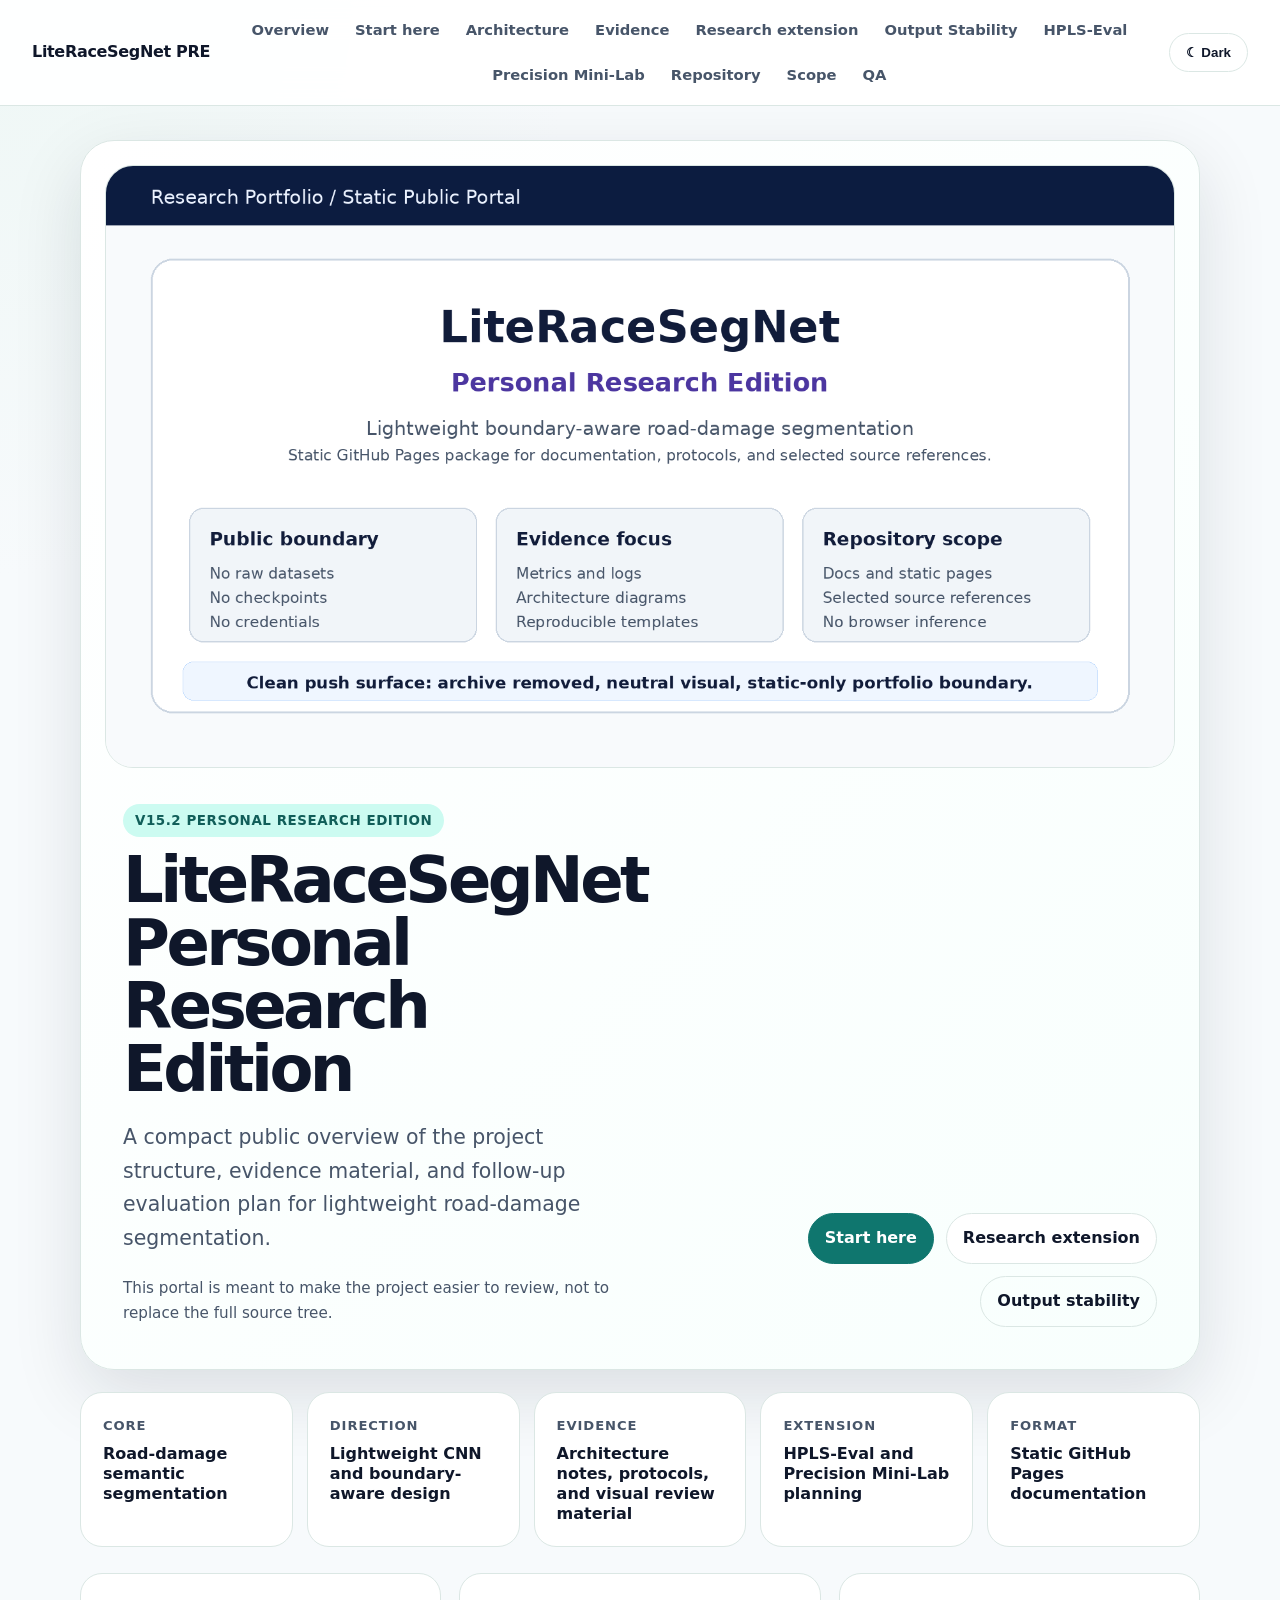
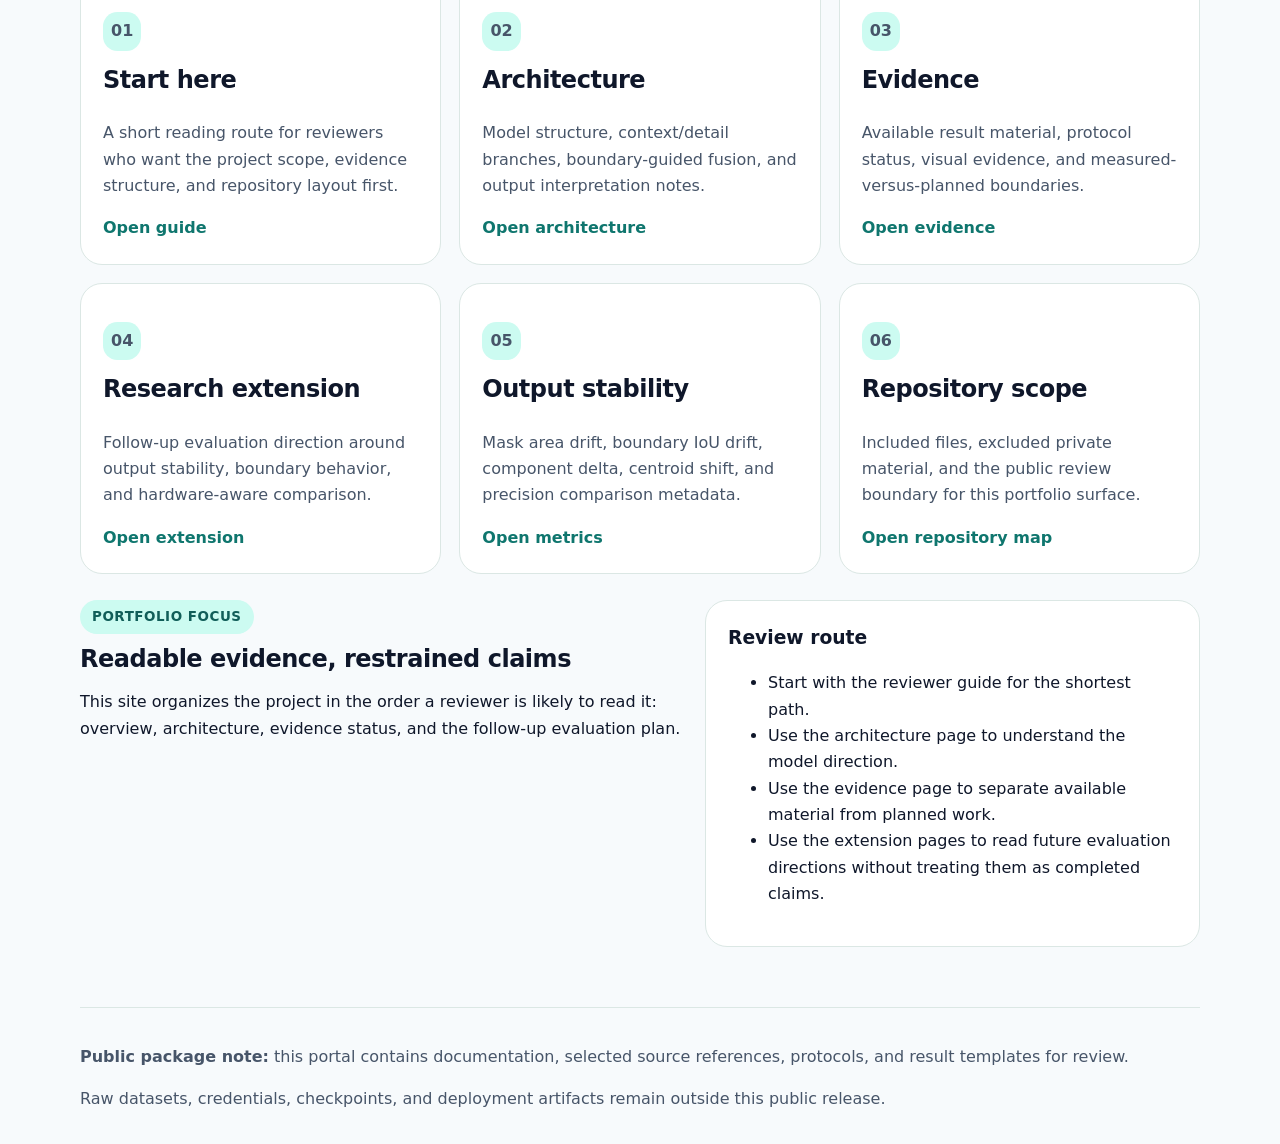
<file: index.html>
<!doctype html>
<html lang="en">
<head>
  <meta charset="utf-8" />
  <meta name="viewport" content="width=device-width, initial-scale=1" />
  <title>LiteRaceSegNet Personal Research Edition | v15.2</title>
  <meta name="description" content="A compact public overview of the LiteRaceSegNet Personal Research Edition project structure, evidence material, and follow-up evaluation plan." />
  <meta property="og:title" content="LiteRaceSegNet Personal Research Edition | v15.2" />
  <meta property="og:description" content="GitHub Pages documentation portal for lightweight road-damage segmentation, evidence organization, and follow-up evaluation planning." />
  <meta property="og:image" content="assets/literacesegnet_public_portal_main.png" />
  <link rel="icon" href="assets/favicon.svg" type="image/svg+xml" />
  <link rel="stylesheet" href="assets/site.css" />
</head>
<body>
<nav class="topnav" aria-label="Primary navigation">
  <a class="brand" href="index.html">LiteRaceSegNet PRE</a>
  <button class="nav-toggle" type="button" aria-expanded="false" aria-label="Toggle menu">Menu</button>
  <div class="nav-links">
    <a href="index.html">Overview</a>
    <a href="pages/start-here.html">Start here</a>
    <a href="pages/architecture.html">Architecture</a>
    <a href="pages/evidence.html">Evidence</a>
    <a href="research_extension.html">Research extension</a>
    <a href="pages/output-stability.html">Output Stability</a>
    <a href="pages/hpls-eval.html">HPLS-Eval</a>
    <a href="pages/precision-mini-lab.html">Precision Mini-Lab</a>
    <a href="pages/repository.html">Repository</a>
    <a href="pages/license.html">Scope</a>
    <a href="pages/qa-guide.html">QA</a>
  </div>
  <div class="nav-actions">
    <button class="theme-toggle" type="button" aria-label="Toggle dark mode">☾ Dark</button>
  </div>
</nav>

<main>
<section class="visual-hero-main" aria-labelledby="portal-title">
  <figure class="visual-hero-frame">
    <img src="assets/literacesegnet_public_portal_main.png" alt="LiteRaceSegNet Personal Research Edition public portal overview" width="1672" height="941" loading="eager" fetchpriority="high" />
  </figure>
  <div class="visual-hero-caption">
    <div>
      <p class="eyebrow">v15.2 Personal Research Edition</p>
      <h1 id="portal-title">LiteRaceSegNet Personal Research Edition</h1>
      <p class="lead">A compact public overview of the project structure, evidence material, and follow-up evaluation plan for lightweight road-damage segmentation.</p>
      <p class="caption-note">This portal is meant to make the project easier to review, not to replace the full source tree.</p>
    </div>
    <div class="hero-actions visual-actions">
      <a class="btn primary" href="pages/start-here.html">Start here</a>
      <a class="btn secondary" href="research_extension.html">Research extension</a>
      <a class="btn ghost" href="pages/output-stability.html">Output stability</a>
    </div>
  </div>
</section>

<section class="quick-facts" aria-label="Quick facts">
  <article><span>Core</span><strong>Road-damage semantic segmentation</strong></article>
  <article><span>Direction</span><strong>Lightweight CNN and boundary-aware design</strong></article>
  <article><span>Evidence</span><strong>Architecture notes, protocols, and visual review material</strong></article>
  <article><span>Extension</span><strong>HPLS-Eval and Precision Mini-Lab planning</strong></article>
  <article><span>Format</span><strong>Static GitHub Pages documentation</strong></article>
</section>

<section class="cards" aria-label="Main cards">
  <article class="card"><p class="card-index">01</p><h2>Start here</h2><p>A short reading route for reviewers who want the project scope, evidence structure, and repository layout first.</p><a href="pages/start-here.html">Open guide</a></article>
  <article class="card"><p class="card-index">02</p><h2>Architecture</h2><p>Model structure, context/detail branches, boundary-guided fusion, and output interpretation notes.</p><a href="pages/architecture.html">Open architecture</a></article>
  <article class="card"><p class="card-index">03</p><h2>Evidence</h2><p>Available result material, protocol status, visual evidence, and measured-versus-planned boundaries.</p><a href="pages/evidence.html">Open evidence</a></article>
  <article class="card"><p class="card-index">04</p><h2>Research extension</h2><p>Follow-up evaluation direction around output stability, boundary behavior, and hardware-aware comparison.</p><a href="research_extension.html">Open extension</a></article>
  <article class="card"><p class="card-index">05</p><h2>Output stability</h2><p>Mask area drift, boundary IoU drift, component delta, centroid shift, and precision comparison metadata.</p><a href="pages/output-stability.html">Open metrics</a></article>
  <article class="card"><p class="card-index">06</p><h2>Repository scope</h2><p>Included files, excluded private material, and the public review boundary for this portfolio surface.</p><a href="pages/repository.html">Open repository map</a></article>
</section>

<section class="split">
  <div>
    <p class="eyebrow">Portfolio focus</p>
    <h2>Readable evidence, restrained claims</h2>
    <p>This site organizes the project in the order a reviewer is likely to read it: overview, architecture, evidence status, and the follow-up evaluation plan.</p>
  </div>
  <div class="panel">
    <h3>Review route</h3>
    <ul>
      <li>Start with the reviewer guide for the shortest path.</li>
      <li>Use the architecture page to understand the model direction.</li>
      <li>Use the evidence page to separate available material from planned work.</li>
      <li>Use the extension pages to read future evaluation directions without treating them as completed claims.</li>
    </ul>
  </div>
</section>
</main>

<footer class="site-footer">
  <p><strong>Public package note:</strong> this portal contains documentation, selected source references, protocols, and result templates for review.</p>
  <p>Raw datasets, credentials, checkpoints, and deployment artifacts remain outside this public release.</p>
</footer>
<script>
(function () {
  const root = document.documentElement;
  const themeButtons = document.querySelectorAll('.theme-toggle');
  const navToggles = document.querySelectorAll('.nav-toggle');
  const storedTheme = localStorage.getItem('lrs-theme');

  if (storedTheme === 'dark') root.classList.add('dark');

  themeButtons.forEach(btn => btn.addEventListener('click', () => {
    root.classList.toggle('dark');
    localStorage.setItem('lrs-theme', root.classList.contains('dark') ? 'dark' : 'light');
  }));

  navToggles.forEach(btn => btn.addEventListener('click', () => {
    const nav = btn.closest('.topnav');
    const open = nav.classList.toggle('open');
    btn.setAttribute('aria-expanded', String(open));
  }));
})();
</script>
</body>
</html>
</file>
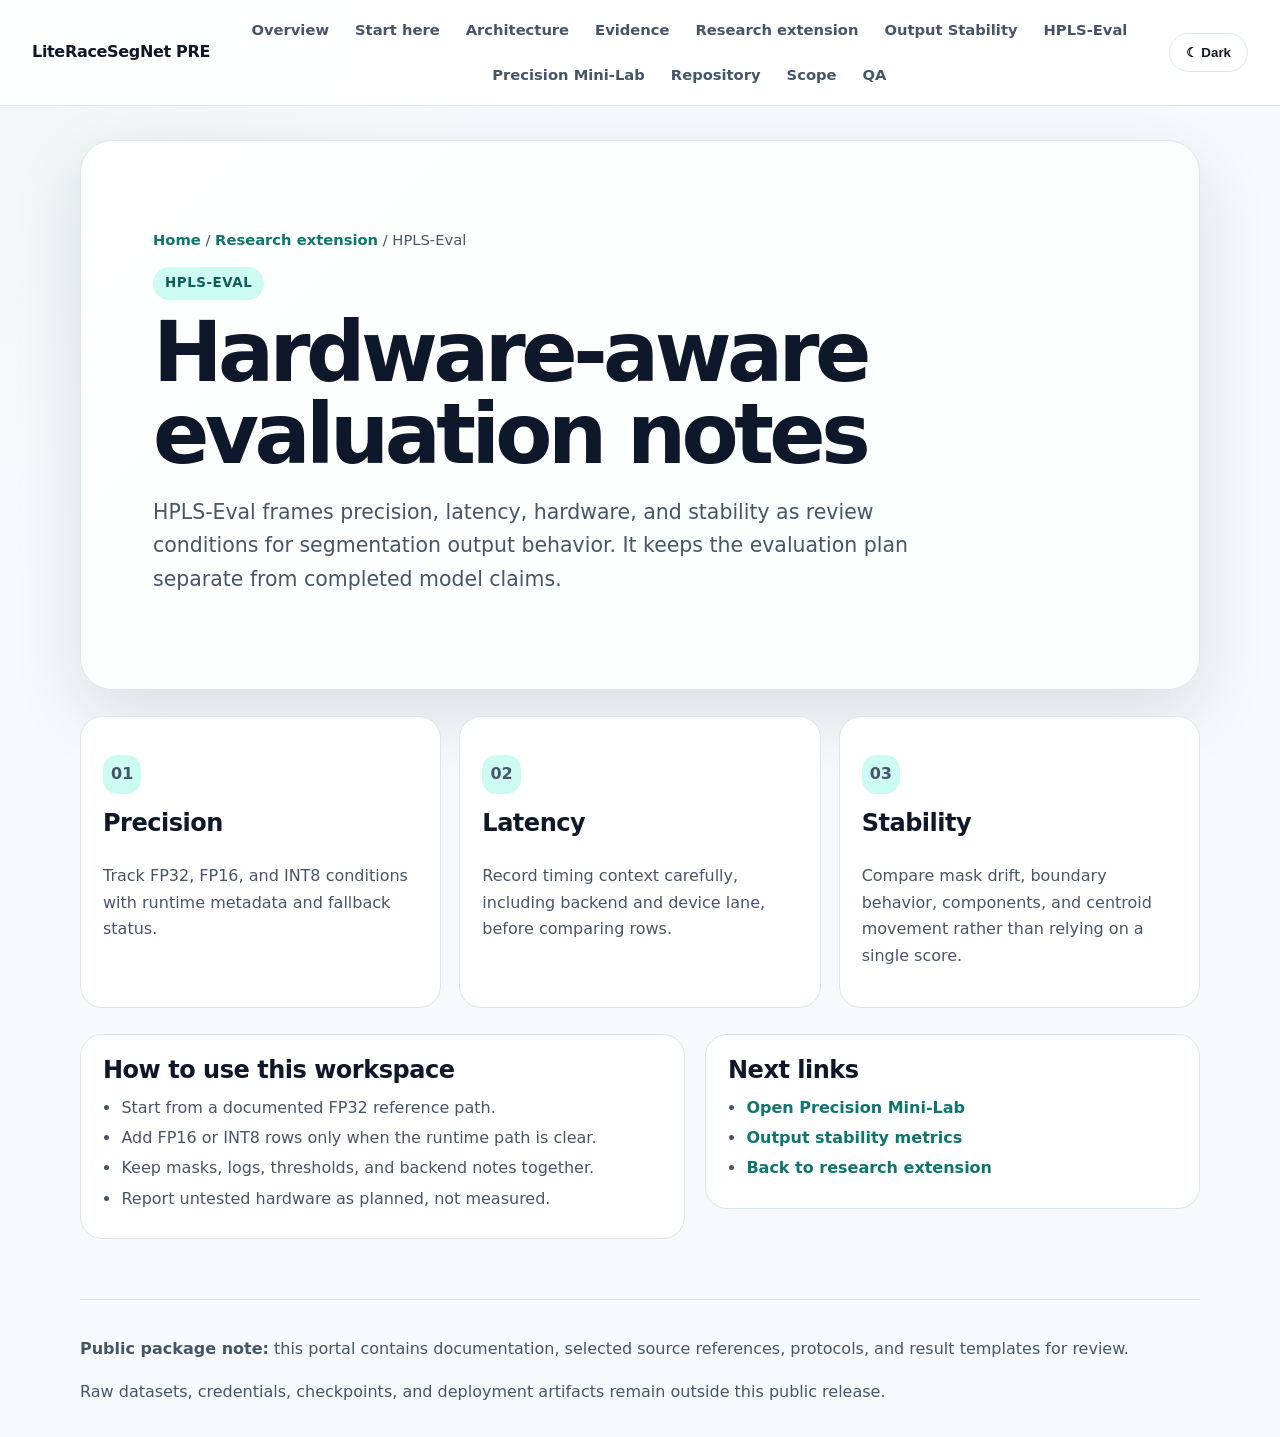
<file: hpls-eval/index.html>
<!doctype html>
<html lang="en">
<head>
  <meta charset="utf-8" />
  <meta name="viewport" content="width=device-width, initial-scale=1" />
  <title>HPLS-Eval | LiteRaceSegNet Personal Research Edition</title>
  <meta name="description" content="Hardware, precision, latency, and stability evaluation notes for the LiteRaceSegNet research extension." />
  <link rel="icon" href="../assets/favicon.svg" type="image/svg+xml" />
  <link rel="stylesheet" href="../assets/site.css" />
</head>
<body>
<nav class="topnav" aria-label="Primary navigation">
  <a class="brand" href="../index.html">LiteRaceSegNet PRE</a>
  <button class="nav-toggle" type="button" aria-expanded="false" aria-label="Toggle menu">Menu</button>
  <div class="nav-links">
    <a href="../index.html">Overview</a>
    <a href="../pages/start-here.html">Start here</a>
    <a href="../pages/architecture.html">Architecture</a>
    <a href="../pages/evidence.html">Evidence</a>
    <a href="../research_extension.html">Research extension</a>
    <a href="../pages/output-stability.html">Output Stability</a>
    <a href="../pages/hpls-eval.html">HPLS-Eval</a>
    <a href="../pages/precision-mini-lab.html">Precision Mini-Lab</a>
    <a href="../pages/repository.html">Repository</a>
    <a href="../pages/license.html">Scope</a>
    <a href="../pages/qa-guide.html">QA</a>
  </div>
  <div class="nav-actions">
    <button class="theme-toggle" type="button" aria-label="Toggle dark mode">☾ Dark</button>
  </div>
</nav>

<main>
<section class="page-hero">
  <p class="breadcrumb"><a href="../index.html">Home</a> / <a href="../research_extension.html">Research extension</a> / HPLS-Eval</p>
  <p class="eyebrow">HPLS-EVAL</p>
  <h1>Hardware-aware evaluation notes</h1>
  <p class="lead">HPLS-Eval frames precision, latency, hardware, and stability as review conditions for segmentation output behavior. It keeps the evaluation plan separate from completed model claims.</p>
</section>

<section class="cards">
  <article class="card"><p class="card-index">01</p><h2>Precision</h2><p>Track FP32, FP16, and INT8 conditions with runtime metadata and fallback status.</p></article>
  <article class="card"><p class="card-index">02</p><h2>Latency</h2><p>Record timing context carefully, including backend and device lane, before comparing rows.</p></article>
  <article class="card"><p class="card-index">03</p><h2>Stability</h2><p>Compare mask drift, boundary behavior, components, and centroid movement rather than relying on a single score.</p></article>
</section>

<section class="grid-two">
  <article class="panel">
    <h2>How to use this workspace</h2>
    <ul class="compact-list">
      <li>Start from a documented FP32 reference path.</li>
      <li>Add FP16 or INT8 rows only when the runtime path is clear.</li>
      <li>Keep masks, logs, thresholds, and backend notes together.</li>
      <li>Report untested hardware as planned, not measured.</li>
    </ul>
  </article>
  <article class="panel">
    <h2>Next links</h2>
    <ul class="compact-list">
      <li><a href="./precision-mini-lab/index.html">Open Precision Mini-Lab</a></li>
      <li><a href="../pages/output-stability.html">Output stability metrics</a></li>
      <li><a href="../research_extension.html">Back to research extension</a></li>
    </ul>
  </article>
</section>
</main>

<footer class="site-footer">
  <p><strong>Public package note:</strong> this portal contains documentation, selected source references, protocols, and result templates for review.</p>
  <p>Raw datasets, credentials, checkpoints, and deployment artifacts remain outside this public release.</p>
</footer>
<script>
(function () {
  const root = document.documentElement;
  const themeButtons = document.querySelectorAll('.theme-toggle');
  const navToggles = document.querySelectorAll('.nav-toggle');
  const storedTheme = localStorage.getItem('lrs-theme');

  if (storedTheme === 'dark') root.classList.add('dark');

  themeButtons.forEach(btn => btn.addEventListener('click', () => {
    root.classList.toggle('dark');
    localStorage.setItem('lrs-theme', root.classList.contains('dark') ? 'dark' : 'light');
  }));

  navToggles.forEach(btn => btn.addEventListener('click', () => {
    const nav = btn.closest('.topnav');
    const open = nav.classList.toggle('open');
    btn.setAttribute('aria-expanded', String(open));
  }));
})();
</script>
</body>
</html>
</file>
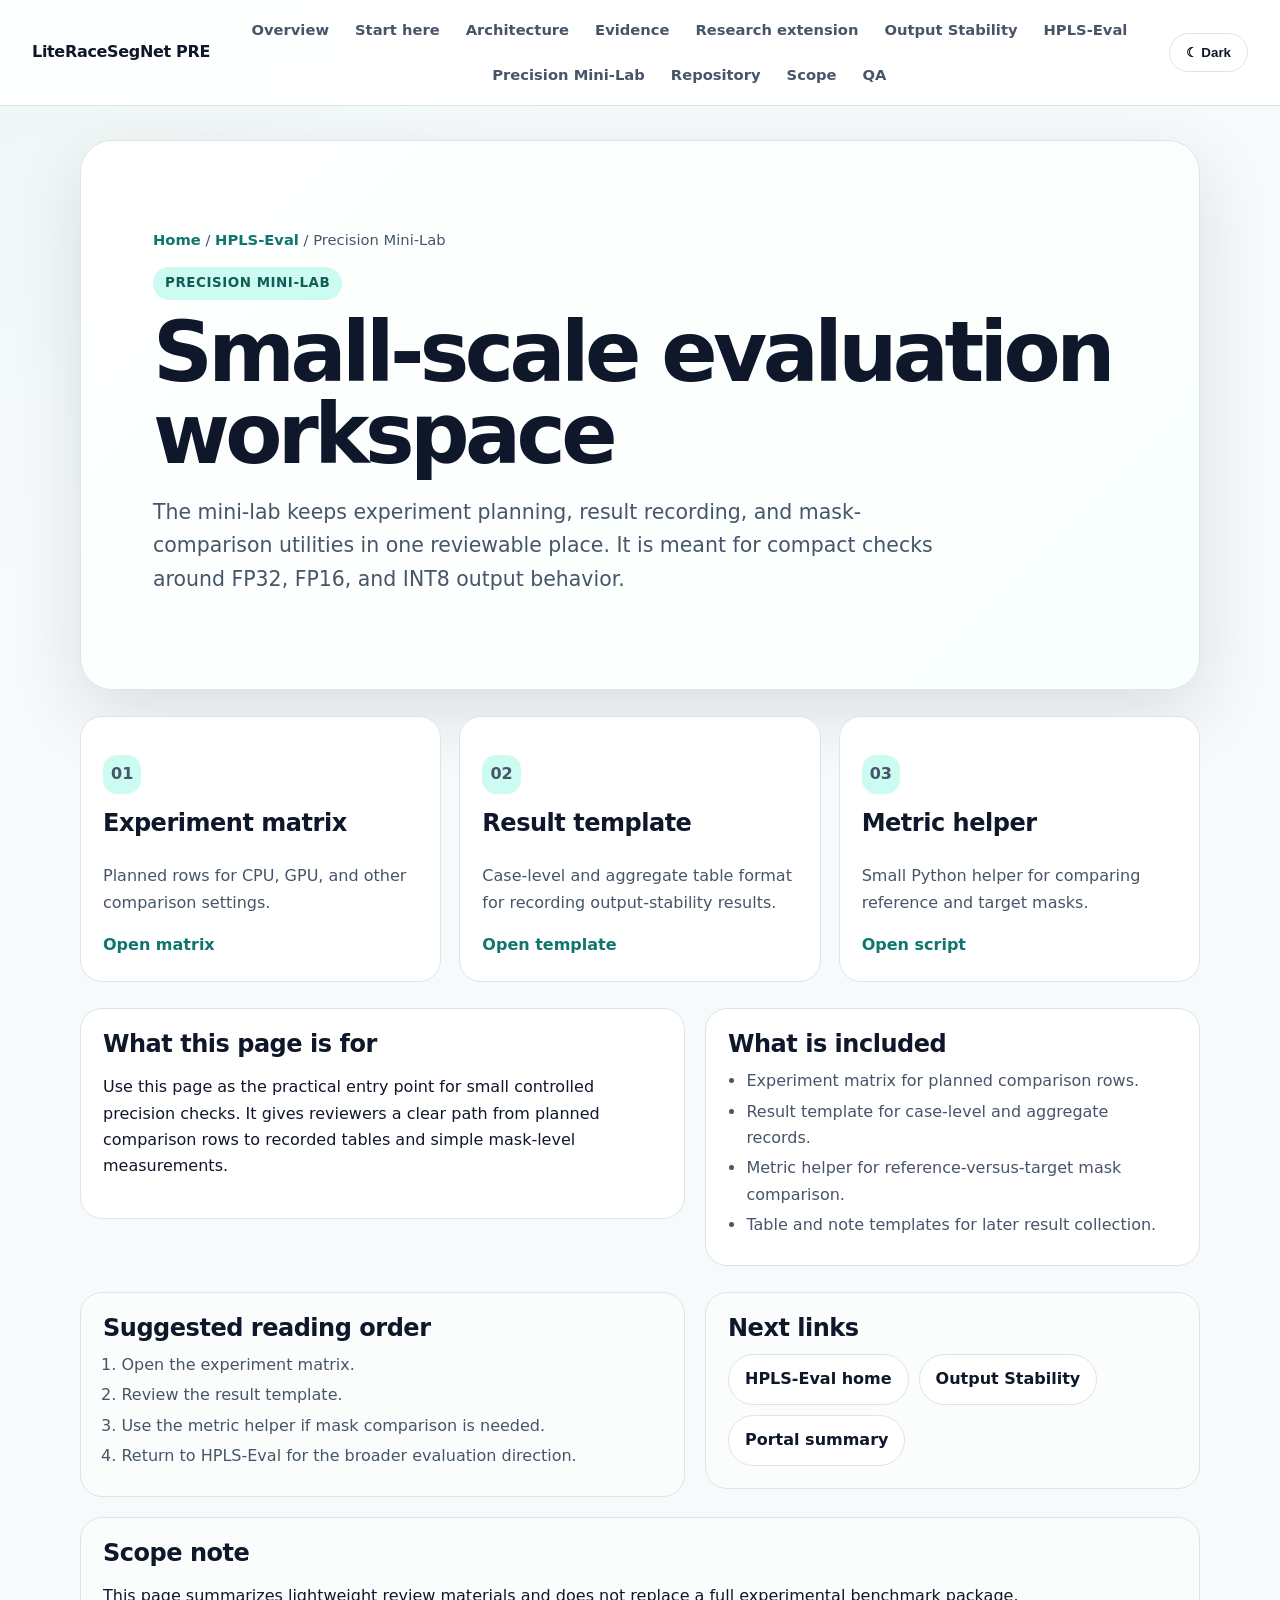
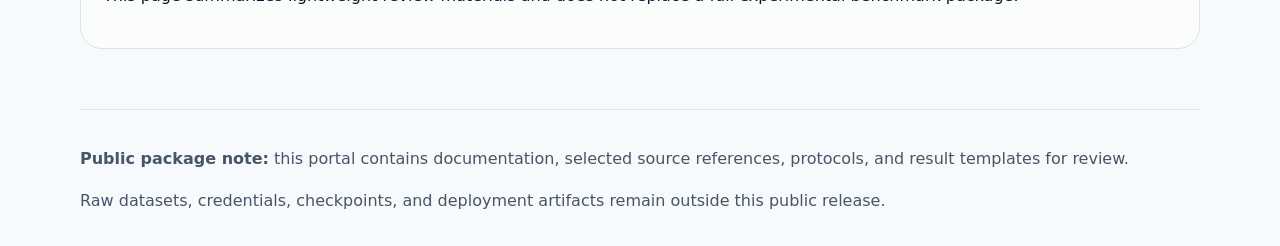
<file: hpls-eval/precision-mini-lab/index.html>
<!doctype html>
<html lang="en">
<head>
  <meta charset="utf-8" />
  <meta name="viewport" content="width=device-width, initial-scale=1" />
  <title>Precision Mini-Lab | LiteRaceSegNet Personal Research Edition</title>
  <meta name="description" content="Small controlled evaluation materials for precision-mode output-stability checks." />
  <link rel="icon" href="../../assets/favicon.svg" type="image/svg+xml" />
  <link rel="stylesheet" href="../../assets/site.css" />
</head>
<body>
<nav class="topnav" aria-label="Primary navigation">
  <a class="brand" href="../../index.html">LiteRaceSegNet PRE</a>
  <button class="nav-toggle" type="button" aria-expanded="false" aria-label="Toggle menu">Menu</button>
  <div class="nav-links">
    <a href="../../index.html">Overview</a>
    <a href="../../pages/start-here.html">Start here</a>
    <a href="../../pages/architecture.html">Architecture</a>
    <a href="../../pages/evidence.html">Evidence</a>
    <a href="../../research_extension.html">Research extension</a>
    <a href="../../pages/output-stability.html">Output Stability</a>
    <a href="../../pages/hpls-eval.html">HPLS-Eval</a>
    <a href="../../pages/precision-mini-lab.html">Precision Mini-Lab</a>
    <a href="../../pages/repository.html">Repository</a>
    <a href="../../pages/license.html">Scope</a>
    <a href="../../pages/qa-guide.html">QA</a>
  </div>
  <div class="nav-actions">
    <button class="theme-toggle" type="button" aria-label="Toggle dark mode">☾ Dark</button>
  </div>
</nav>

<main>
<section class="page-hero">
  <p class="breadcrumb"><a href="../../index.html">Home</a> / <a href="../index.html">HPLS-Eval</a> / Precision Mini-Lab</p>
  <p class="eyebrow">PRECISION MINI-LAB</p>
  <h1>Small-scale evaluation workspace</h1>
  <p class="lead">The mini-lab keeps experiment planning, result recording, and mask-comparison utilities in one reviewable place. It is meant for compact checks around FP32, FP16, and INT8 output behavior.</p>
</section>

<section class="cards route-cards mini-lab-cards" aria-label="Precision Mini-Lab materials">
  <article class="card">
    <p class="card-index">01</p>
    <h2>Experiment matrix</h2>
    <p>Planned rows for CPU, GPU, and other comparison settings.</p>
    <a href="experiment_matrix.md">Open matrix</a>
  </article>
  <article class="card">
    <p class="card-index">02</p>
    <h2>Result template</h2>
    <p>Case-level and aggregate table format for recording output-stability results.</p>
    <a href="result_template.md">Open template</a>
  </article>
  <article class="card">
    <p class="card-index">03</p>
    <h2>Metric helper</h2>
    <p>Small Python helper for comparing reference and target masks.</p>
    <a href="scripts/compute_output_stability_metrics_v15_2.py">Open script</a>
  </article>
</section>

<section class="grid-two mini-lab-sections">
  <article class="panel">
    <h2>What this page is for</h2>
    <p>Use this page as the practical entry point for small controlled precision checks. It gives reviewers a clear path from planned comparison rows to recorded tables and simple mask-level measurements.</p>
  </article>
  <article class="panel">
    <h2>What is included</h2>
    <ul class="compact-list">
      <li>Experiment matrix for planned comparison rows.</li>
      <li>Result template for case-level and aggregate records.</li>
      <li>Metric helper for reference-versus-target mask comparison.</li>
      <li>Table and note templates for later result collection.</li>
    </ul>
  </article>
</section>

<section class="grid-two mini-lab-sections">
  <article class="panel quiet-panel">
    <h2>Suggested reading order</h2>
    <ol class="compact-list">
      <li>Open the experiment matrix.</li>
      <li>Review the result template.</li>
      <li>Use the metric helper if mask comparison is needed.</li>
      <li>Return to HPLS-Eval for the broader evaluation direction.</li>
    </ol>
  </article>
  <article class="panel quiet-panel next-panel">
    <h2>Next links</h2>
    <div class="link-row">
      <a class="btn secondary" href="../index.html">HPLS-Eval home</a>
      <a class="btn secondary" href="../../pages/output-stability.html">Output Stability</a>
      <a class="btn secondary" href="../../pages/precision-mini-lab.html">Portal summary</a>
    </div>
  </article>
</section>

<section class="panel quiet-panel mini-lab-note">
  <h2>Scope note</h2>
  <p>This page summarizes lightweight review materials and does not replace a full experimental benchmark package.</p>
</section>
</main>

<footer class="site-footer">
  <p><strong>Public package note:</strong> this portal contains documentation, selected source references, protocols, and result templates for review.</p>
  <p>Raw datasets, credentials, checkpoints, and deployment artifacts remain outside this public release.</p>
</footer>
<script>
(function () {
  const root = document.documentElement;
  const themeButtons = document.querySelectorAll('.theme-toggle');
  const navToggles = document.querySelectorAll('.nav-toggle');
  const storedTheme = localStorage.getItem('lrs-theme');

  if (storedTheme === 'dark') root.classList.add('dark');

  themeButtons.forEach(btn => btn.addEventListener('click', () => {
    root.classList.toggle('dark');
    localStorage.setItem('lrs-theme', root.classList.contains('dark') ? 'dark' : 'light');
  }));

  navToggles.forEach(btn => btn.addEventListener('click', () => {
    const nav = btn.closest('.topnav');
    const open = nav.classList.toggle('open');
    btn.setAttribute('aria-expanded', String(open));
  }));
})();
</script>
</body>
</html>
</file>
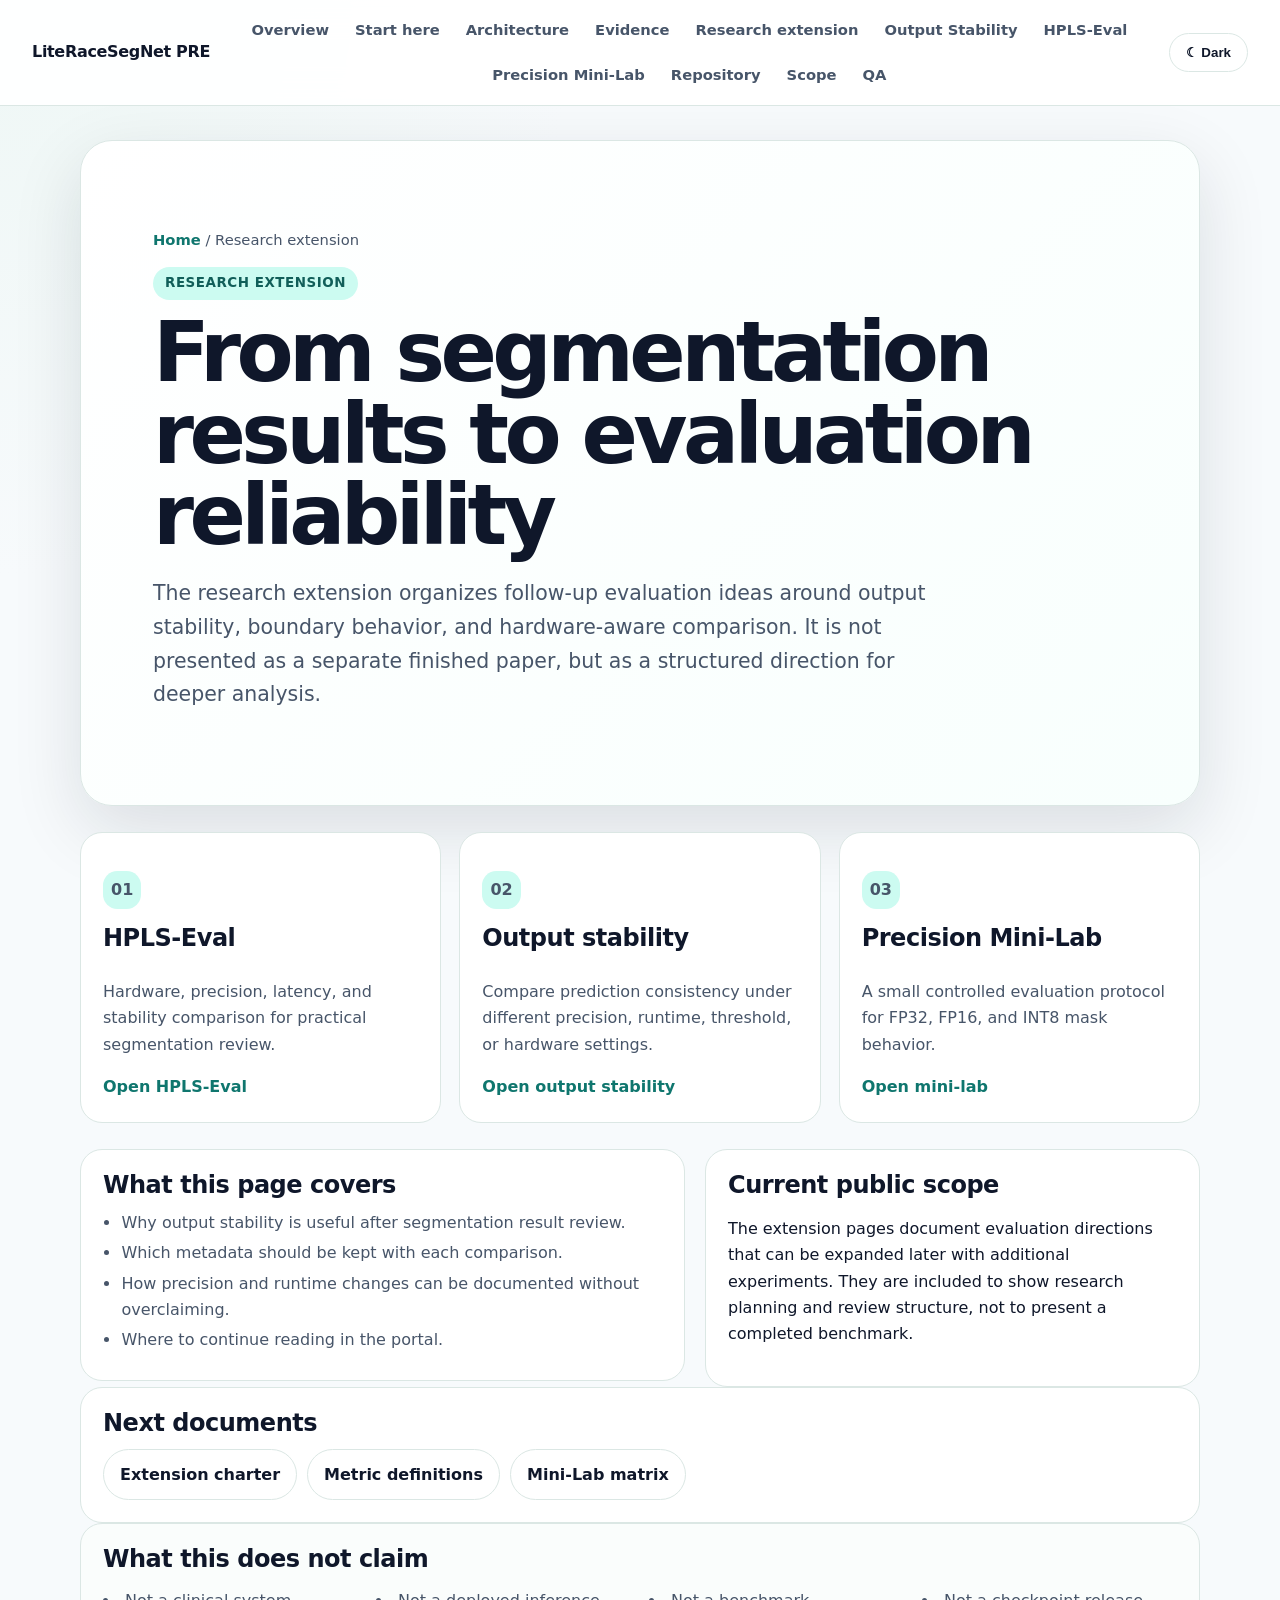
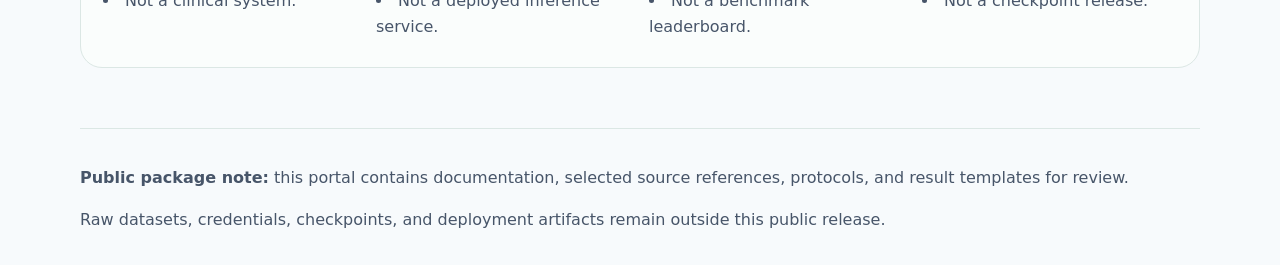
<file: research_extension.html>
<!doctype html>
<html lang="en">
<head>
  <meta charset="utf-8" />
  <meta name="viewport" content="width=device-width, initial-scale=1" />
  <title>Research Extension | LiteRaceSegNet Personal Research Edition</title>
  <meta name="description" content="Follow-up evaluation directions for output stability, boundary behavior, and hardware-aware comparison." />
  <link rel="icon" href="assets/favicon.svg" type="image/svg+xml" />
  <link rel="stylesheet" href="assets/site.css" />
</head>
<body>
<nav class="topnav" aria-label="Primary navigation">
  <a class="brand" href="index.html">LiteRaceSegNet PRE</a>
  <button class="nav-toggle" type="button" aria-expanded="false" aria-label="Toggle menu">Menu</button>
  <div class="nav-links">
    <a href="index.html">Overview</a>
    <a href="pages/start-here.html">Start here</a>
    <a href="pages/architecture.html">Architecture</a>
    <a href="pages/evidence.html">Evidence</a>
    <a href="research_extension.html">Research extension</a>
    <a href="pages/output-stability.html">Output Stability</a>
    <a href="pages/hpls-eval.html">HPLS-Eval</a>
    <a href="pages/precision-mini-lab.html">Precision Mini-Lab</a>
    <a href="pages/repository.html">Repository</a>
    <a href="pages/license.html">Scope</a>
    <a href="pages/qa-guide.html">QA</a>
  </div>
  <div class="nav-actions">
    <button class="theme-toggle" type="button" aria-label="Toggle dark mode">☾ Dark</button>
  </div>
</nav>

<main>
<section class="page-hero">
  <p class="breadcrumb"><a href="index.html">Home</a> / Research extension</p>
  <p class="eyebrow">RESEARCH EXTENSION</p>
  <h1>From segmentation results to evaluation reliability</h1>
  <p class="lead">The research extension organizes follow-up evaluation ideas around output stability, boundary behavior, and hardware-aware comparison. It is not presented as a separate finished paper, but as a structured direction for deeper analysis.</p>
</section>

<section class="cards" aria-label="Research extension topics">
  <article class="card">
    <p class="card-index">01</p>
    <h2>HPLS-Eval</h2>
    <p>Hardware, precision, latency, and stability comparison for practical segmentation review.</p>
    <a href="hpls-eval/index.html">Open HPLS-Eval</a>
  </article>
  <article class="card">
    <p class="card-index">02</p>
    <h2>Output stability</h2>
    <p>Compare prediction consistency under different precision, runtime, threshold, or hardware settings.</p>
    <a href="pages/output-stability.html">Open output stability</a>
  </article>
  <article class="card">
    <p class="card-index">03</p>
    <h2>Precision Mini-Lab</h2>
    <p>A small controlled evaluation protocol for FP32, FP16, and INT8 mask behavior.</p>
    <a href="pages/precision-mini-lab.html">Open mini-lab</a>
  </article>
</section>

<section class="grid-two">
  <article class="panel">
    <h2>What this page covers</h2>
    <ul class="compact-list">
      <li>Why output stability is useful after segmentation result review.</li>
      <li>Which metadata should be kept with each comparison.</li>
      <li>How precision and runtime changes can be documented without overclaiming.</li>
      <li>Where to continue reading in the portal.</li>
    </ul>
  </article>
  <article class="panel">
    <h2>Current public scope</h2>
    <p>The extension pages document evaluation directions that can be expanded later with additional experiments. They are included to show research planning and review structure, not to present a completed benchmark.</p>
  </article>
</section>

<section class="panel next-panel">
  <h2>Next documents</h2>
  <div class="link-row">
    <a class="button" href="docs/research_extension_v15_2.md">Extension charter</a>
    <a class="button" href="docs/output_stability_metrics.md">Metric definitions</a>
    <a class="button" href="hpls-eval/precision-mini-lab/experiment_matrix.md">Mini-Lab matrix</a>
  </div>
</section>

<section class="panel quiet-panel">
  <h2>What this does not claim</h2>
  <ul class="compact-list four-col-list">
    <li>Not a clinical system.</li>
    <li>Not a deployed inference service.</li>
    <li>Not a benchmark leaderboard.</li>
    <li>Not a checkpoint release.</li>
  </ul>
</section>
</main>

<footer class="site-footer">
  <p><strong>Public package note:</strong> this portal contains documentation, selected source references, protocols, and result templates for review.</p>
  <p>Raw datasets, credentials, checkpoints, and deployment artifacts remain outside this public release.</p>
</footer>
<script>
(function () {
  const root = document.documentElement;
  const themeButtons = document.querySelectorAll('.theme-toggle');
  const navToggles = document.querySelectorAll('.nav-toggle');
  const storedTheme = localStorage.getItem('lrs-theme');

  if (storedTheme === 'dark') root.classList.add('dark');

  themeButtons.forEach(btn => btn.addEventListener('click', () => {
    root.classList.toggle('dark');
    localStorage.setItem('lrs-theme', root.classList.contains('dark') ? 'dark' : 'light');
  }));

  navToggles.forEach(btn => btn.addEventListener('click', () => {
    const nav = btn.closest('.topnav');
    const open = nav.classList.toggle('open');
    btn.setAttribute('aria-expanded', String(open));
  }));
})();
</script>
</body>
</html>
</file>
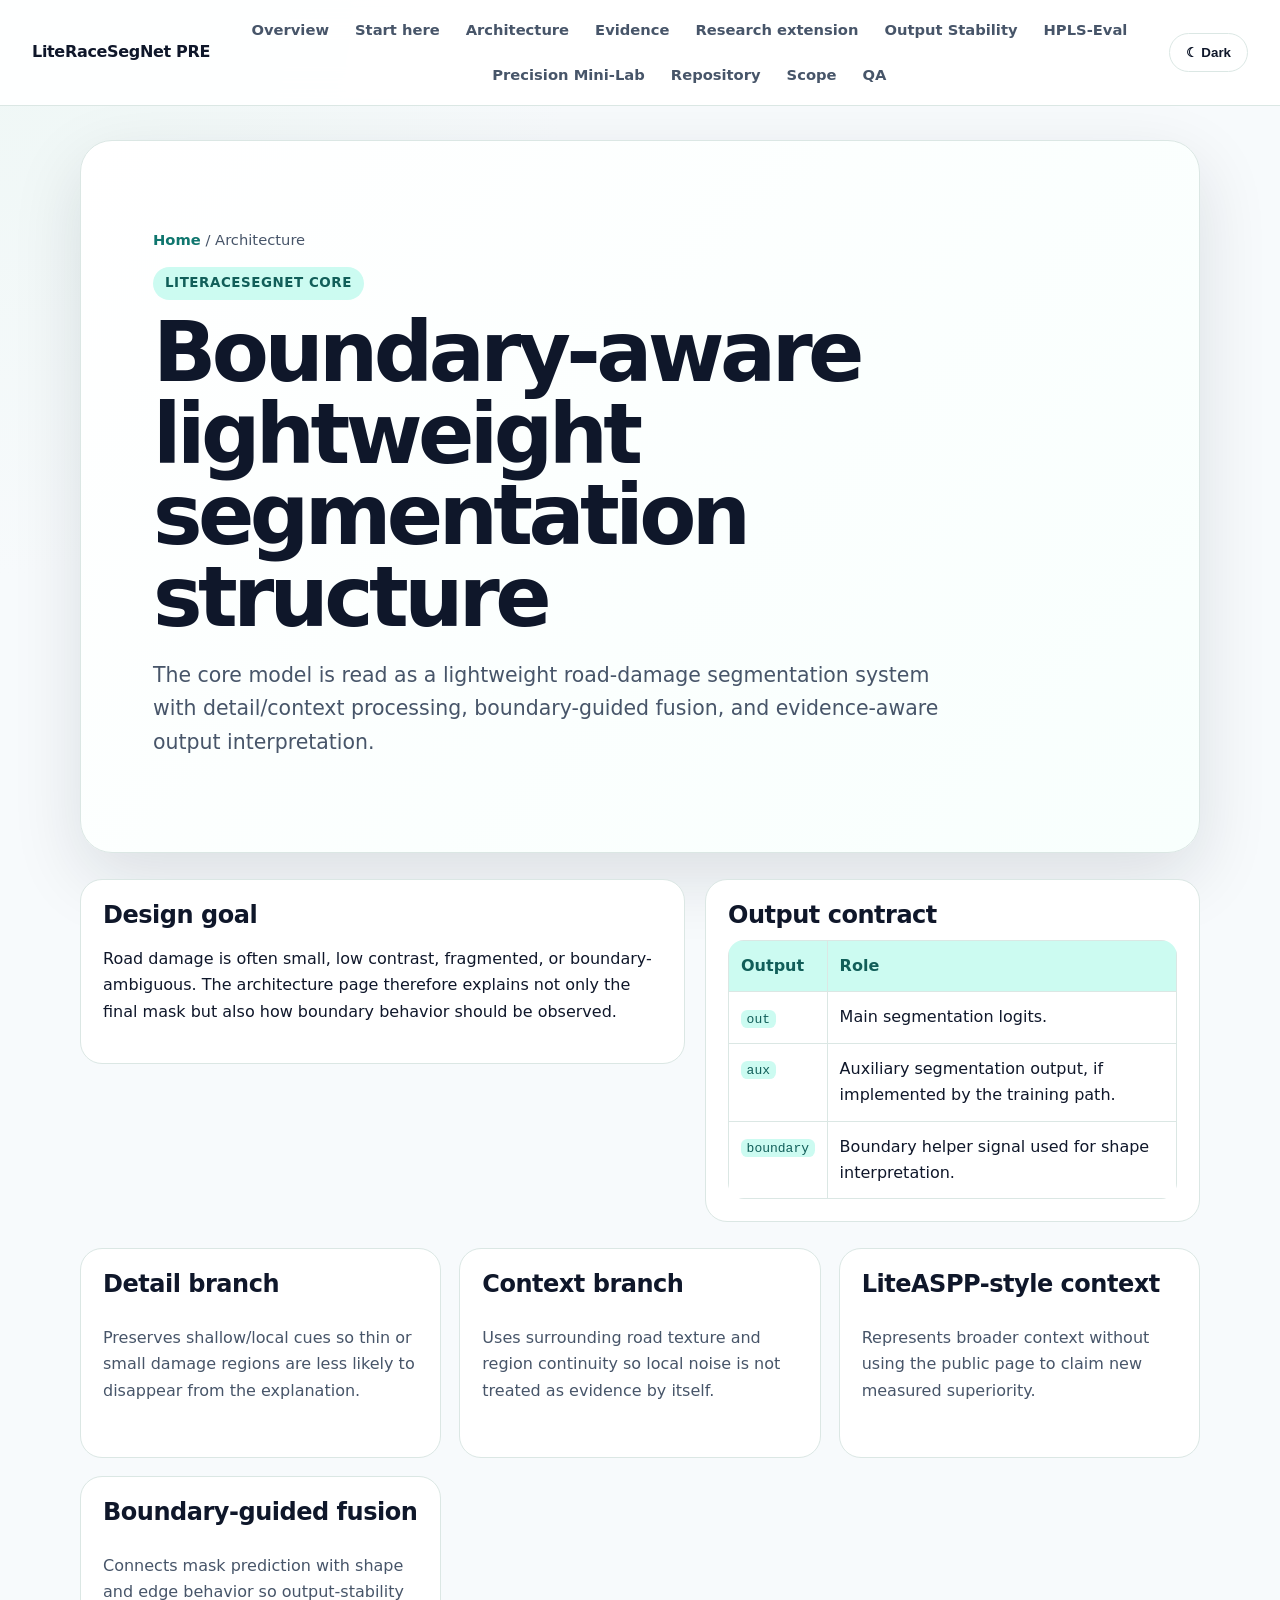
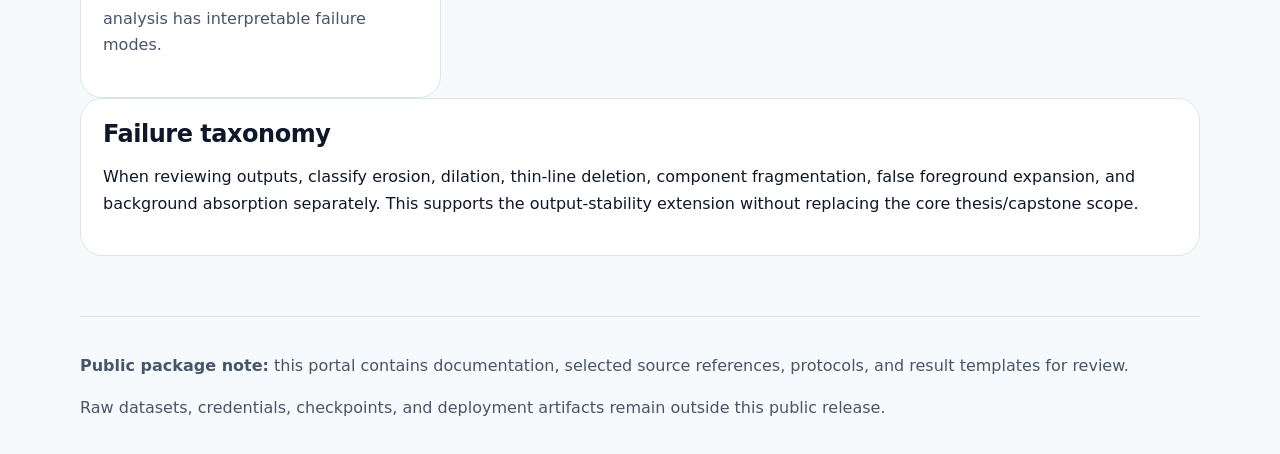
<file: pages/architecture.html>
<!doctype html>
<html lang="en">
<head>
  <meta charset="utf-8" />
  <meta name="viewport" content="width=device-width, initial-scale=1" />
  <title>Architecture | LiteRaceSegNet Personal Research Edition</title>
  <meta name="description" content="LiteRaceSegNet Personal Research Edition v15.2 research portfolio and documentation portal." />
  <link rel="icon" href="../assets/favicon.svg" type="image/svg+xml" />
  <link rel="stylesheet" href="../assets/site.css" />
</head>
<body>

<nav class="topnav" aria-label="Primary navigation">
  <a class="brand" href="../index.html">LiteRaceSegNet PRE</a>
  <button class="nav-toggle" type="button" aria-expanded="false" aria-label="Toggle menu">Menu</button>
  <div class="nav-links">
    <a href="../index.html">Overview</a>
    <a href="start-here.html">Start here</a>
    <a href="architecture.html">Architecture</a>
    <a href="evidence.html">Evidence</a>
    <a href="../research_extension.html">Research extension</a>
    <a href="output-stability.html">Output Stability</a>
    <a href="hpls-eval.html">HPLS-Eval</a>
    <a href="precision-mini-lab.html">Precision Mini-Lab</a>
    <a href="repository.html">Repository</a>
    <a href="license.html">Scope</a>
    <a href="qa-guide.html">QA</a>
  </div>
  <div class="nav-actions">
    <button class="theme-toggle" type="button" aria-label="Toggle dark mode">☾ Dark</button>
  </div>
</nav>

<main>

<section class="page-hero">
  <p class="breadcrumb"><a href="../index.html">Home</a> / Architecture</p>
  <p class="eyebrow">LiteRaceSegNet core</p>
  <h1>Boundary-aware lightweight segmentation structure</h1>
  <p class="lead">The core model is read as a lightweight road-damage segmentation system with detail/context processing, boundary-guided fusion, and evidence-aware output interpretation.</p>
</section>
<section class="grid-two">
  <article class="panel"><h2>Design goal</h2><p>Road damage is often small, low contrast, fragmented, or boundary-ambiguous. The architecture page therefore explains not only the final mask but also how boundary behavior should be observed.</p></article>
  <article class="panel"><h2>Output contract</h2><table><tr><th>Output</th><th>Role</th></tr><tr><td><code>out</code></td><td>Main segmentation logits.</td></tr><tr><td><code>aux</code></td><td>Auxiliary segmentation output, if implemented by the training path.</td></tr><tr><td><code>boundary</code></td><td>Boundary helper signal used for shape interpretation.</td></tr></table></article>
</section>
<section class="cards">
  <article class="card"><h2>Detail branch</h2><p>Preserves shallow/local cues so thin or small damage regions are less likely to disappear from the explanation.</p></article>
  <article class="card"><h2>Context branch</h2><p>Uses surrounding road texture and region continuity so local noise is not treated as evidence by itself.</p></article>
  <article class="card"><h2>LiteASPP-style context</h2><p>Represents broader context without using the public page to claim new measured superiority.</p></article>
  <article class="card"><h2>Boundary-guided fusion</h2><p>Connects mask prediction with shape and edge behavior so output-stability analysis has interpretable failure modes.</p></article>
</section>
<section class="panel"><h2>Failure taxonomy</h2><p>When reviewing outputs, classify erosion, dilation, thin-line deletion, component fragmentation, false foreground expansion, and background absorption separately. This supports the output-stability extension without replacing the core thesis/capstone scope.</p></section>

</main>

<footer class="site-footer">
  <p><strong>Public package note:</strong> this portal contains documentation, selected source references, protocols, and result templates for review.</p>
  <p>Raw datasets, credentials, checkpoints, and deployment artifacts remain outside this public release.</p>
</footer>


<script>
(function () {
  const root = document.documentElement;
  const themeButtons = document.querySelectorAll('.theme-toggle');
  const navToggles = document.querySelectorAll('.nav-toggle');
  const storedTheme = localStorage.getItem('lrs-theme');

  if (storedTheme === 'dark') root.classList.add('dark');

  themeButtons.forEach(btn => btn.addEventListener('click', () => {
    root.classList.toggle('dark');
    localStorage.setItem('lrs-theme', root.classList.contains('dark') ? 'dark' : 'light');
  }));

  navToggles.forEach(btn => btn.addEventListener('click', () => {
    const nav = btn.closest('.topnav');
    const open = nav.classList.toggle('open');
    btn.setAttribute('aria-expanded', String(open));
  }));
})();
</script>

</body>
</html>
</file>
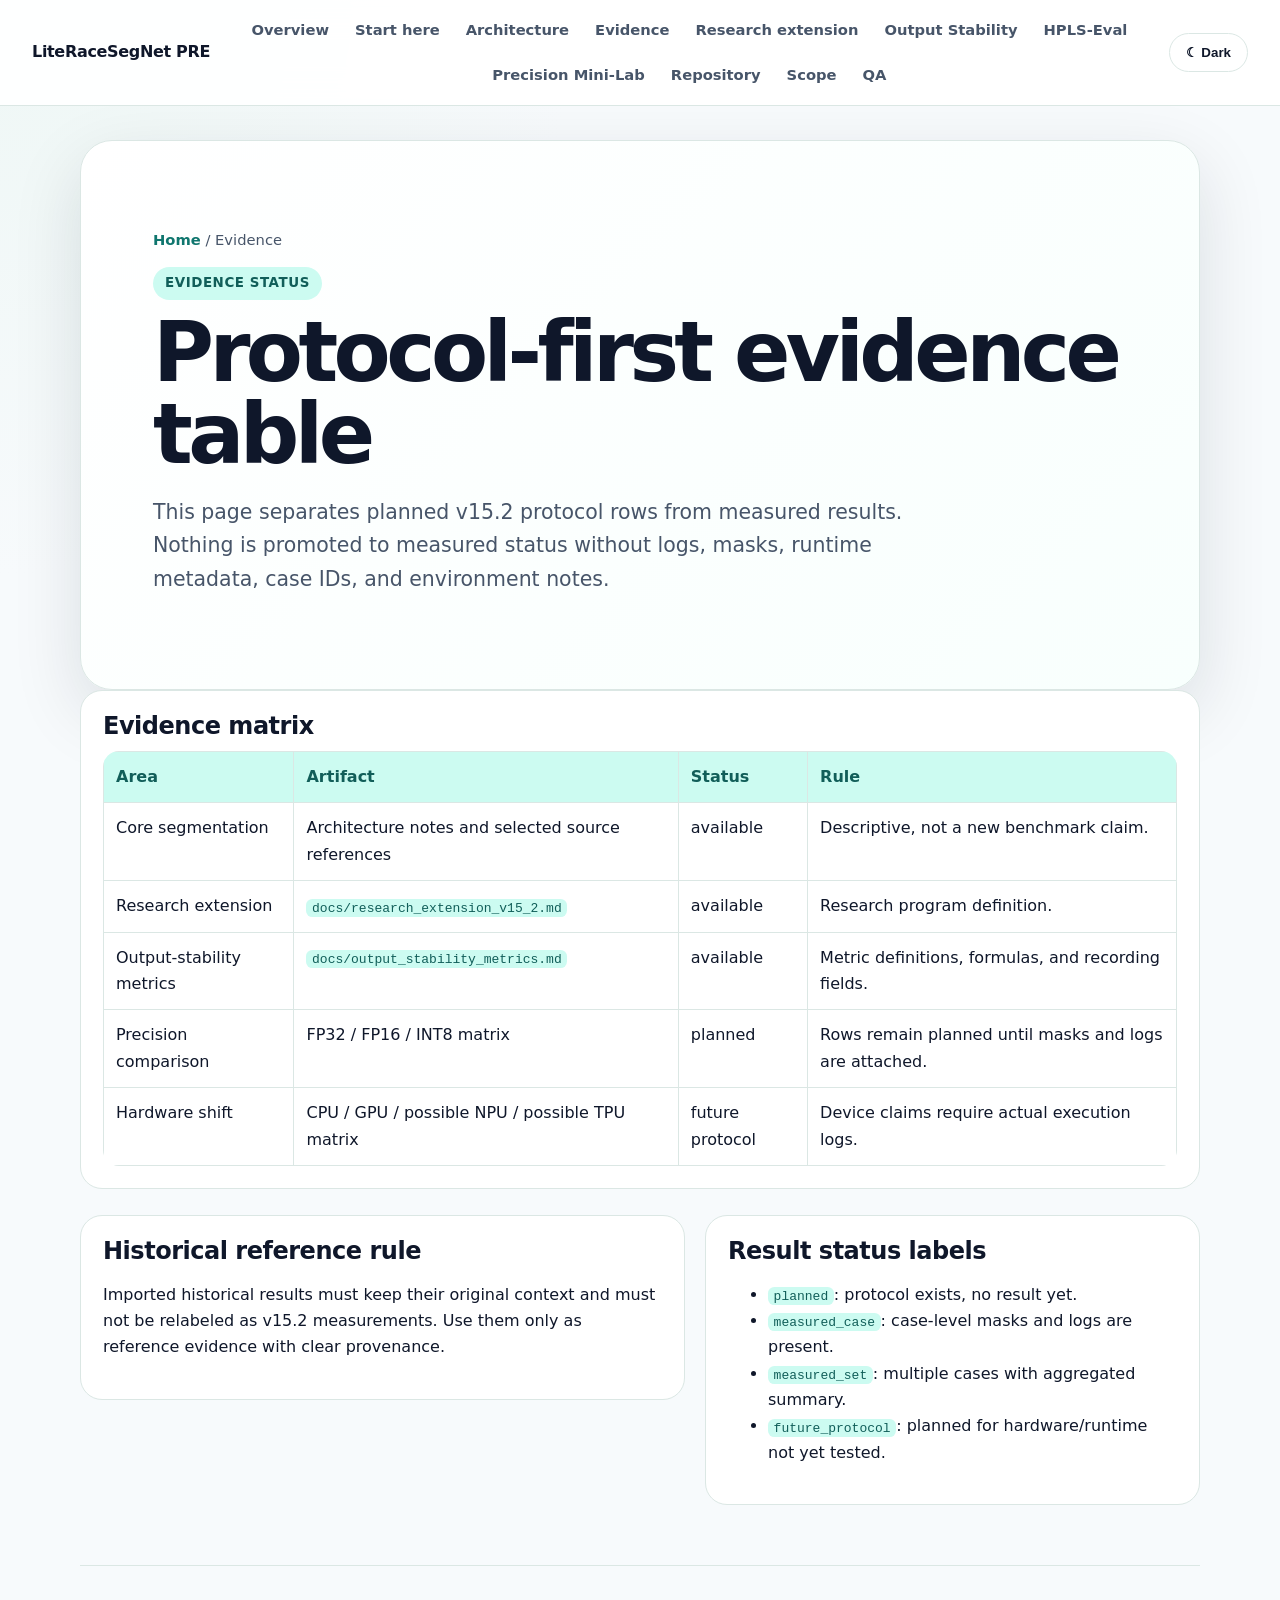
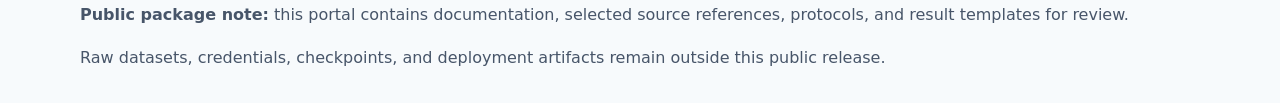
<file: pages/evidence.html>
<!doctype html>
<html lang="en">
<head>
  <meta charset="utf-8" />
  <meta name="viewport" content="width=device-width, initial-scale=1" />
  <title>Evidence | LiteRaceSegNet Personal Research Edition</title>
  <meta name="description" content="LiteRaceSegNet Personal Research Edition v15.2 research portfolio and documentation portal." />
  <link rel="icon" href="../assets/favicon.svg" type="image/svg+xml" />
  <link rel="stylesheet" href="../assets/site.css" />
</head>
<body>

<nav class="topnav" aria-label="Primary navigation">
  <a class="brand" href="../index.html">LiteRaceSegNet PRE</a>
  <button class="nav-toggle" type="button" aria-expanded="false" aria-label="Toggle menu">Menu</button>
  <div class="nav-links">
    <a href="../index.html">Overview</a>
    <a href="start-here.html">Start here</a>
    <a href="architecture.html">Architecture</a>
    <a href="evidence.html">Evidence</a>
    <a href="../research_extension.html">Research extension</a>
    <a href="output-stability.html">Output Stability</a>
    <a href="hpls-eval.html">HPLS-Eval</a>
    <a href="precision-mini-lab.html">Precision Mini-Lab</a>
    <a href="repository.html">Repository</a>
    <a href="license.html">Scope</a>
    <a href="qa-guide.html">QA</a>
  </div>
  <div class="nav-actions">
    <button class="theme-toggle" type="button" aria-label="Toggle dark mode">☾ Dark</button>
  </div>
</nav>

<main>

<section class="page-hero">
  <p class="breadcrumb"><a href="../index.html">Home</a> / Evidence</p>
  <p class="eyebrow">Evidence status</p>
  <h1>Protocol-first evidence table</h1>
  <p class="lead">This page separates planned v15.2 protocol rows from measured results. Nothing is promoted to measured status without logs, masks, runtime metadata, case IDs, and environment notes.</p>
</section>
<section class="panel">
  <h2>Evidence matrix</h2>
  <table>
    <tr><th>Area</th><th>Artifact</th><th>Status</th><th>Rule</th></tr>
    <tr><td>Core segmentation</td><td>Architecture notes and selected source references</td><td>available</td><td>Descriptive, not a new benchmark claim.</td></tr>
    <tr><td>Research extension</td><td><code>docs/research_extension_v15_2.md</code></td><td>available</td><td>Research program definition.</td></tr>
    <tr><td>Output-stability metrics</td><td><code>docs/output_stability_metrics.md</code></td><td>available</td><td>Metric definitions, formulas, and recording fields.</td></tr>
    <tr><td>Precision comparison</td><td>FP32 / FP16 / INT8 matrix</td><td>planned</td><td>Rows remain planned until masks and logs are attached.</td></tr>
    <tr><td>Hardware shift</td><td>CPU / GPU / possible NPU / possible TPU matrix</td><td>future protocol</td><td>Device claims require actual execution logs.</td></tr>
  </table>
</section>
<section class="grid-two">
  <article class="panel"><h2>Historical reference rule</h2><p>Imported historical results must keep their original context and must not be relabeled as v15.2 measurements. Use them only as reference evidence with clear provenance.</p></article>
  <article class="panel"><h2>Result status labels</h2><ul><li><code>planned</code>: protocol exists, no result yet.</li><li><code>measured_case</code>: case-level masks and logs are present.</li><li><code>measured_set</code>: multiple cases with aggregated summary.</li><li><code>future_protocol</code>: planned for hardware/runtime not yet tested.</li></ul></article>
</section>

</main>

<footer class="site-footer">
  <p><strong>Public package note:</strong> this portal contains documentation, selected source references, protocols, and result templates for review.</p>
  <p>Raw datasets, credentials, checkpoints, and deployment artifacts remain outside this public release.</p>
</footer>


<script>
(function () {
  const root = document.documentElement;
  const themeButtons = document.querySelectorAll('.theme-toggle');
  const navToggles = document.querySelectorAll('.nav-toggle');
  const storedTheme = localStorage.getItem('lrs-theme');

  if (storedTheme === 'dark') root.classList.add('dark');

  themeButtons.forEach(btn => btn.addEventListener('click', () => {
    root.classList.toggle('dark');
    localStorage.setItem('lrs-theme', root.classList.contains('dark') ? 'dark' : 'light');
  }));

  navToggles.forEach(btn => btn.addEventListener('click', () => {
    const nav = btn.closest('.topnav');
    const open = nav.classList.toggle('open');
    btn.setAttribute('aria-expanded', String(open));
  }));
})();
</script>

</body>
</html>
</file>
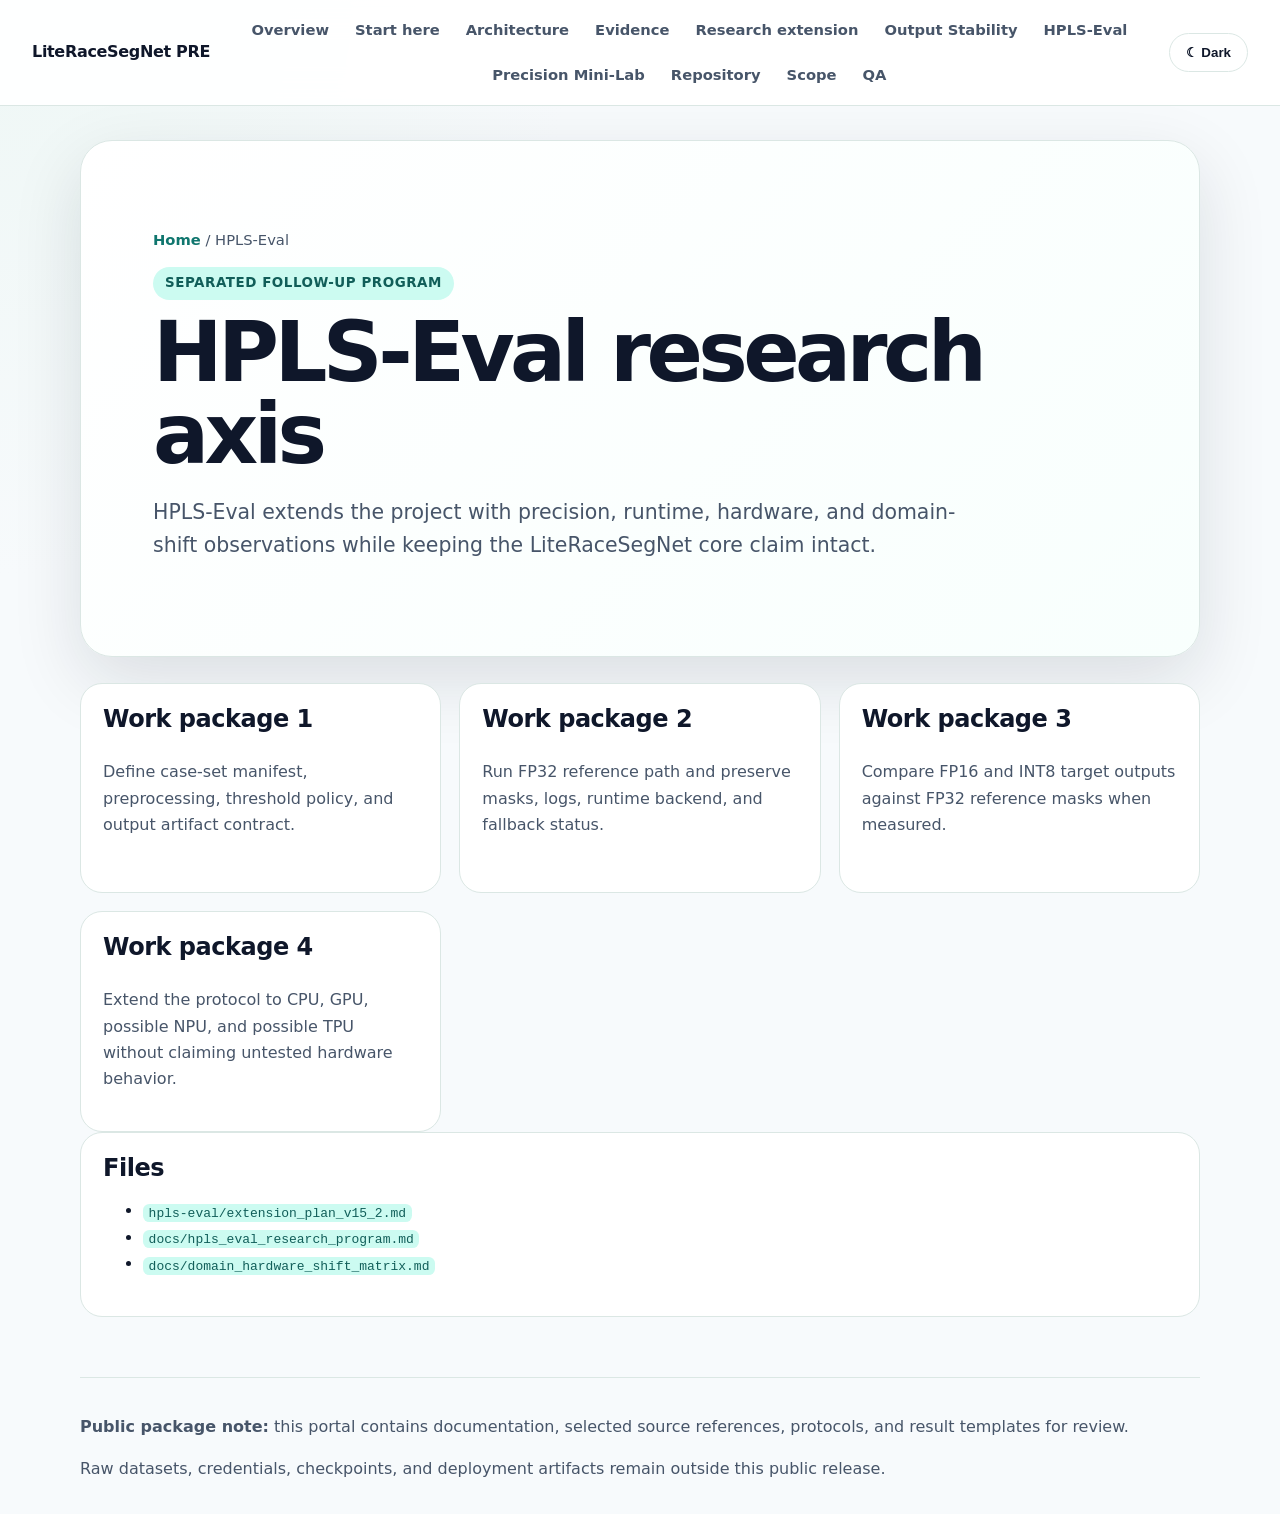
<file: pages/hpls-eval.html>
<!doctype html>
<html lang="en">
<head>
  <meta charset="utf-8" />
  <meta name="viewport" content="width=device-width, initial-scale=1" />
  <title>HPLS-Eval | LiteRaceSegNet Personal Research Edition</title>
  <meta name="description" content="LiteRaceSegNet Personal Research Edition v15.2 research portfolio and documentation portal." />
  <link rel="icon" href="../assets/favicon.svg" type="image/svg+xml" />
  <link rel="stylesheet" href="../assets/site.css" />
</head>
<body>

<nav class="topnav" aria-label="Primary navigation">
  <a class="brand" href="../index.html">LiteRaceSegNet PRE</a>
  <button class="nav-toggle" type="button" aria-expanded="false" aria-label="Toggle menu">Menu</button>
  <div class="nav-links">
    <a href="../index.html">Overview</a>
    <a href="start-here.html">Start here</a>
    <a href="architecture.html">Architecture</a>
    <a href="evidence.html">Evidence</a>
    <a href="../research_extension.html">Research extension</a>
    <a href="output-stability.html">Output Stability</a>
    <a href="hpls-eval.html">HPLS-Eval</a>
    <a href="precision-mini-lab.html">Precision Mini-Lab</a>
    <a href="repository.html">Repository</a>
    <a href="license.html">Scope</a>
    <a href="qa-guide.html">QA</a>
  </div>
  <div class="nav-actions">
    <button class="theme-toggle" type="button" aria-label="Toggle dark mode">☾ Dark</button>
  </div>
</nav>

<main>

<section class="page-hero">
  <p class="breadcrumb"><a href="../index.html">Home</a> / HPLS-Eval</p>
  <p class="eyebrow">Separated follow-up program</p>
  <h1>HPLS-Eval research axis</h1>
  <p class="lead">HPLS-Eval extends the project with precision, runtime, hardware, and domain-shift observations while keeping the LiteRaceSegNet core claim intact.</p>
</section>
<section class="cards">
  <article class="card"><h2>Work package 1</h2><p>Define case-set manifest, preprocessing, threshold policy, and output artifact contract.</p></article>
  <article class="card"><h2>Work package 2</h2><p>Run FP32 reference path and preserve masks, logs, runtime backend, and fallback status.</p></article>
  <article class="card"><h2>Work package 3</h2><p>Compare FP16 and INT8 target outputs against FP32 reference masks when measured.</p></article>
  <article class="card"><h2>Work package 4</h2><p>Extend the protocol to CPU, GPU, possible NPU, and possible TPU without claiming untested hardware behavior.</p></article>
</section>
<section class="panel"><h2>Files</h2><ul><li><code>hpls-eval/extension_plan_v15_2.md</code></li><li><code>docs/hpls_eval_research_program.md</code></li><li><code>docs/domain_hardware_shift_matrix.md</code></li></ul></section>

</main>

<footer class="site-footer">
  <p><strong>Public package note:</strong> this portal contains documentation, selected source references, protocols, and result templates for review.</p>
  <p>Raw datasets, credentials, checkpoints, and deployment artifacts remain outside this public release.</p>
</footer>


<script>
(function () {
  const root = document.documentElement;
  const themeButtons = document.querySelectorAll('.theme-toggle');
  const navToggles = document.querySelectorAll('.nav-toggle');
  const storedTheme = localStorage.getItem('lrs-theme');

  if (storedTheme === 'dark') root.classList.add('dark');

  themeButtons.forEach(btn => btn.addEventListener('click', () => {
    root.classList.toggle('dark');
    localStorage.setItem('lrs-theme', root.classList.contains('dark') ? 'dark' : 'light');
  }));

  navToggles.forEach(btn => btn.addEventListener('click', () => {
    const nav = btn.closest('.topnav');
    const open = nav.classList.toggle('open');
    btn.setAttribute('aria-expanded', String(open));
  }));
})();
</script>

</body>
</html>
</file>
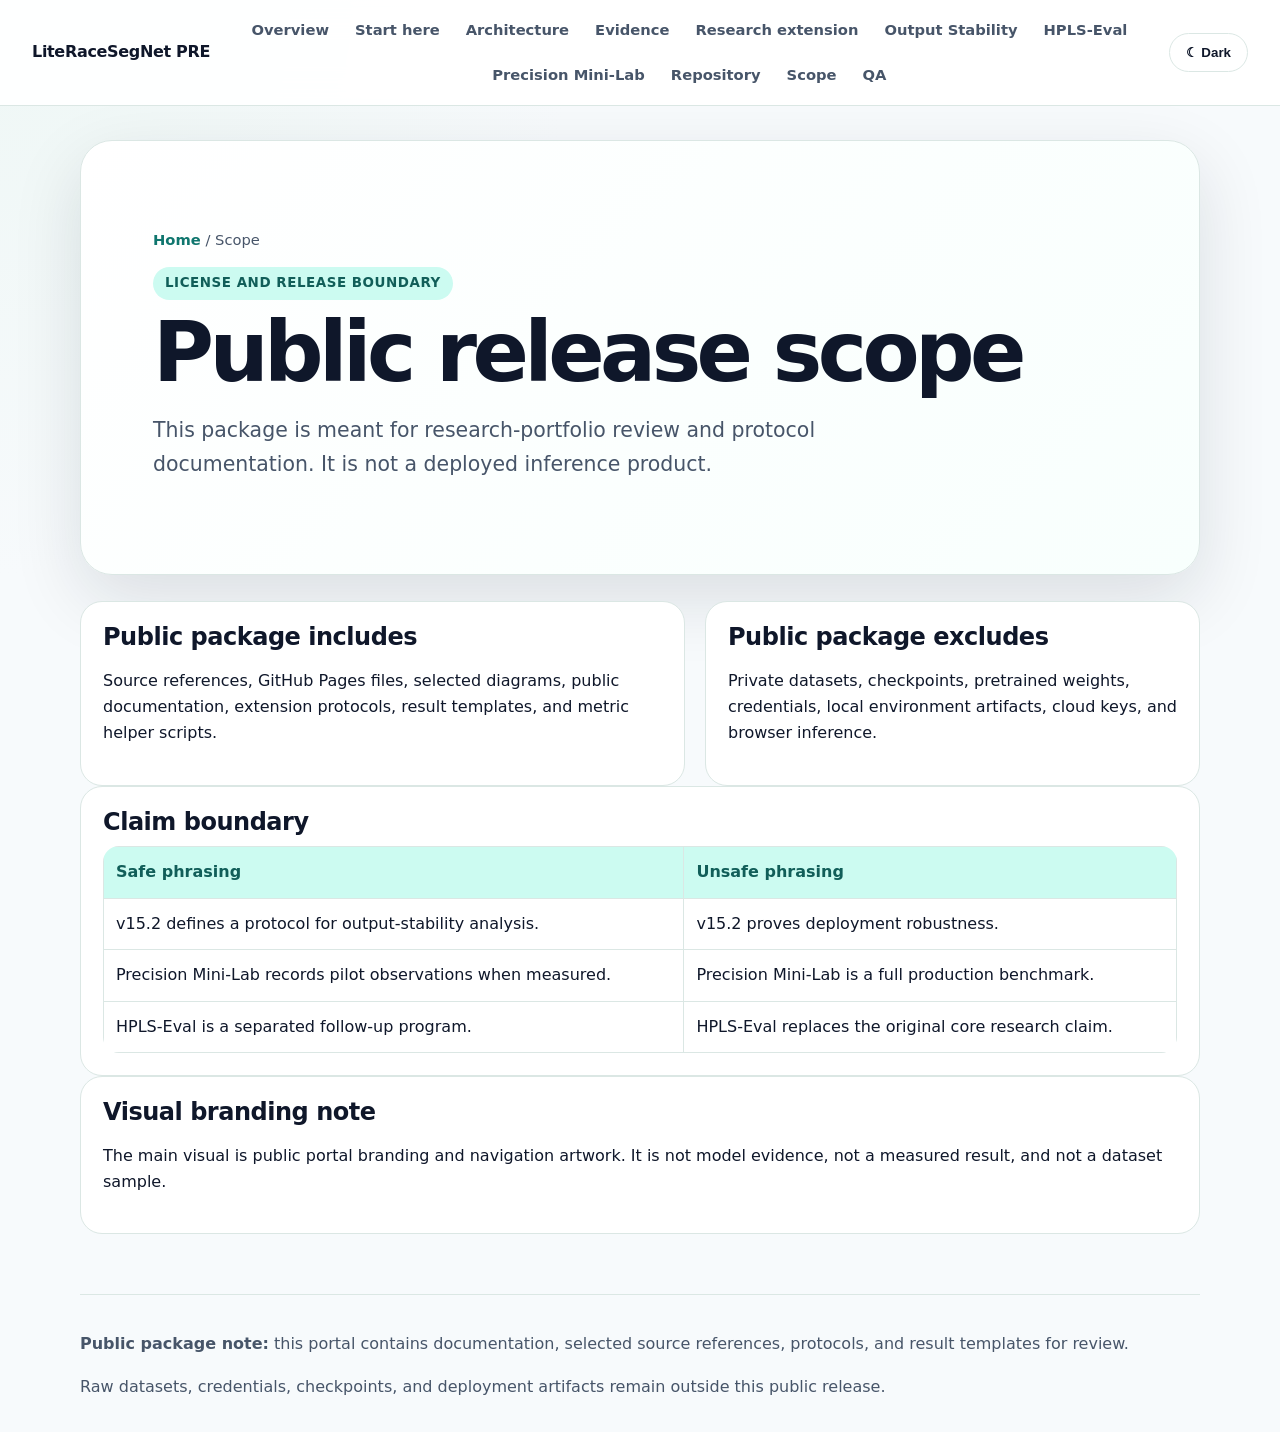
<file: pages/license.html>
<!doctype html>
<html lang="en">
<head>
  <meta charset="utf-8" />
  <meta name="viewport" content="width=device-width, initial-scale=1" />
  <title>Scope and License | LiteRaceSegNet Personal Research Edition</title>
  <meta name="description" content="LiteRaceSegNet Personal Research Edition v15.2 research portfolio and documentation portal." />
  <link rel="icon" href="../assets/favicon.svg" type="image/svg+xml" />
  <link rel="stylesheet" href="../assets/site.css" />
</head>
<body>

<nav class="topnav" aria-label="Primary navigation">
  <a class="brand" href="../index.html">LiteRaceSegNet PRE</a>
  <button class="nav-toggle" type="button" aria-expanded="false" aria-label="Toggle menu">Menu</button>
  <div class="nav-links">
    <a href="../index.html">Overview</a>
    <a href="start-here.html">Start here</a>
    <a href="architecture.html">Architecture</a>
    <a href="evidence.html">Evidence</a>
    <a href="../research_extension.html">Research extension</a>
    <a href="output-stability.html">Output Stability</a>
    <a href="hpls-eval.html">HPLS-Eval</a>
    <a href="precision-mini-lab.html">Precision Mini-Lab</a>
    <a href="repository.html">Repository</a>
    <a href="license.html">Scope</a>
    <a href="qa-guide.html">QA</a>
  </div>
  <div class="nav-actions">
    <button class="theme-toggle" type="button" aria-label="Toggle dark mode">☾ Dark</button>
  </div>
</nav>

<main>

<section class="page-hero">
  <p class="breadcrumb"><a href="../index.html">Home</a> / Scope</p>
  <p class="eyebrow">License and release boundary</p>
  <h1>Public release scope</h1>
  <p class="lead">This package is meant for research-portfolio review and protocol documentation. It is not a deployed inference product.</p>
</section>
<section class="grid-two"><article class="panel"><h2>Public package includes</h2><p>Source references, GitHub Pages files, selected diagrams, public documentation, extension protocols, result templates, and metric helper scripts.</p></article><article class="panel"><h2>Public package excludes</h2><p>Private datasets, checkpoints, pretrained weights, credentials, local environment artifacts, cloud keys, and browser inference.</p></article></section>
<section class="panel"><h2>Claim boundary</h2><table><tr><th>Safe phrasing</th><th>Unsafe phrasing</th></tr><tr><td>v15.2 defines a protocol for output-stability analysis.</td><td>v15.2 proves deployment robustness.</td></tr><tr><td>Precision Mini-Lab records pilot observations when measured.</td><td>Precision Mini-Lab is a full production benchmark.</td></tr><tr><td>HPLS-Eval is a separated follow-up program.</td><td>HPLS-Eval replaces the original core research claim.</td></tr></table></section>

<section class="panel"><h2>Visual branding note</h2><p>The main visual is public portal branding and navigation artwork. It is not model evidence, not a measured result, and not a dataset sample.</p></section>
</main>

<footer class="site-footer">
  <p><strong>Public package note:</strong> this portal contains documentation, selected source references, protocols, and result templates for review.</p>
  <p>Raw datasets, credentials, checkpoints, and deployment artifacts remain outside this public release.</p>
</footer>


<script>
(function () {
  const root = document.documentElement;
  const themeButtons = document.querySelectorAll('.theme-toggle');
  const navToggles = document.querySelectorAll('.nav-toggle');
  const storedTheme = localStorage.getItem('lrs-theme');

  if (storedTheme === 'dark') root.classList.add('dark');

  themeButtons.forEach(btn => btn.addEventListener('click', () => {
    root.classList.toggle('dark');
    localStorage.setItem('lrs-theme', root.classList.contains('dark') ? 'dark' : 'light');
  }));

  navToggles.forEach(btn => btn.addEventListener('click', () => {
    const nav = btn.closest('.topnav');
    const open = nav.classList.toggle('open');
    btn.setAttribute('aria-expanded', String(open));
  }));
})();
</script>

</body>
</html>
</file>
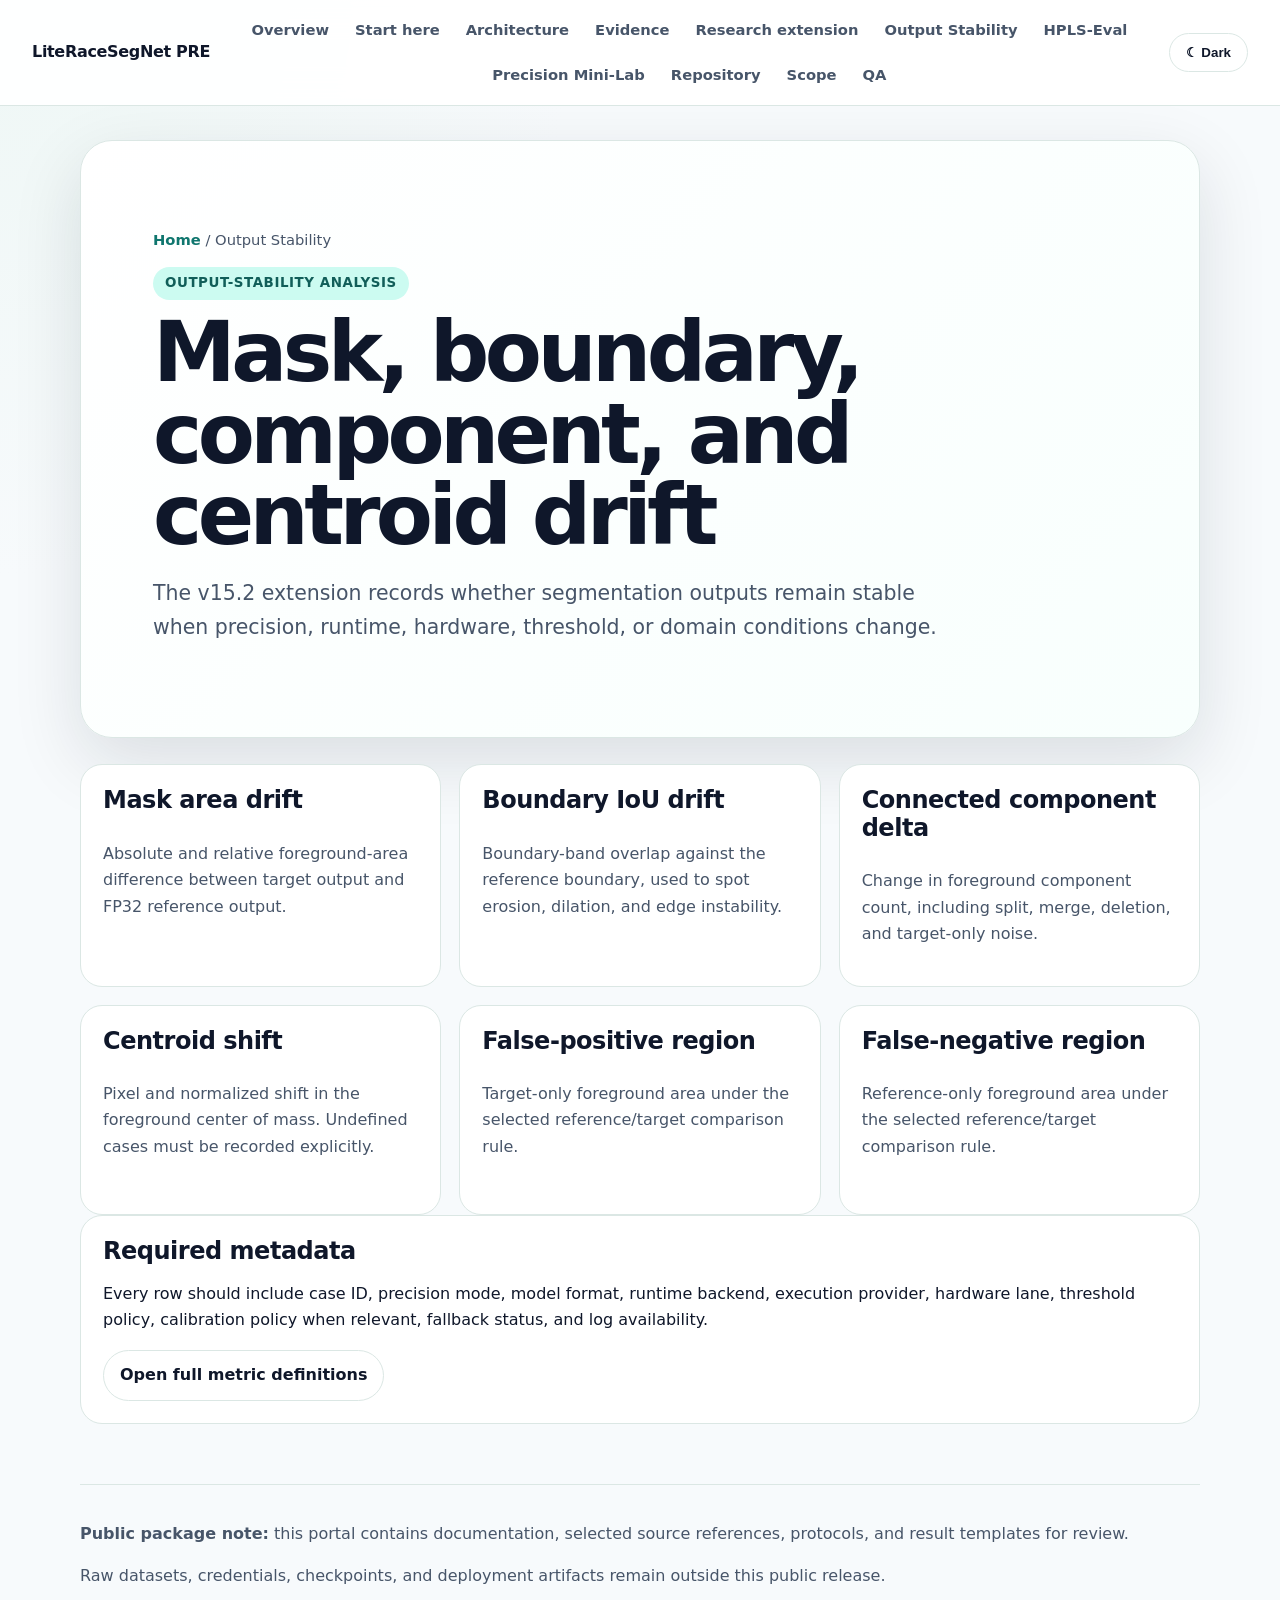
<file: pages/output-stability.html>
<!doctype html>
<html lang="en">
<head>
  <meta charset="utf-8" />
  <meta name="viewport" content="width=device-width, initial-scale=1" />
  <title>Output Stability | LiteRaceSegNet Personal Research Edition</title>
  <meta name="description" content="LiteRaceSegNet Personal Research Edition v15.2 research portfolio and documentation portal." />
  <link rel="icon" href="../assets/favicon.svg" type="image/svg+xml" />
  <link rel="stylesheet" href="../assets/site.css" />
</head>
<body>

<nav class="topnav" aria-label="Primary navigation">
  <a class="brand" href="../index.html">LiteRaceSegNet PRE</a>
  <button class="nav-toggle" type="button" aria-expanded="false" aria-label="Toggle menu">Menu</button>
  <div class="nav-links">
    <a href="../index.html">Overview</a>
    <a href="start-here.html">Start here</a>
    <a href="architecture.html">Architecture</a>
    <a href="evidence.html">Evidence</a>
    <a href="../research_extension.html">Research extension</a>
    <a href="output-stability.html">Output Stability</a>
    <a href="hpls-eval.html">HPLS-Eval</a>
    <a href="precision-mini-lab.html">Precision Mini-Lab</a>
    <a href="repository.html">Repository</a>
    <a href="license.html">Scope</a>
    <a href="qa-guide.html">QA</a>
  </div>
  <div class="nav-actions">
    <button class="theme-toggle" type="button" aria-label="Toggle dark mode">☾ Dark</button>
  </div>
</nav>

<main>

<section class="page-hero">
  <p class="breadcrumb"><a href="../index.html">Home</a> / Output Stability</p>
  <p class="eyebrow">Output-Stability Analysis</p>
  <h1>Mask, boundary, component, and centroid drift</h1>
  <p class="lead">The v15.2 extension records whether segmentation outputs remain stable when precision, runtime, hardware, threshold, or domain conditions change.</p>
</section>
<section class="cards">
  <article class="card"><h2>Mask area drift</h2><p>Absolute and relative foreground-area difference between target output and FP32 reference output.</p></article>
  <article class="card"><h2>Boundary IoU drift</h2><p>Boundary-band overlap against the reference boundary, used to spot erosion, dilation, and edge instability.</p></article>
  <article class="card"><h2>Connected component delta</h2><p>Change in foreground component count, including split, merge, deletion, and target-only noise.</p></article>
  <article class="card"><h2>Centroid shift</h2><p>Pixel and normalized shift in the foreground center of mass. Undefined cases must be recorded explicitly.</p></article>
  <article class="card"><h2>False-positive region</h2><p>Target-only foreground area under the selected reference/target comparison rule.</p></article>
  <article class="card"><h2>False-negative region</h2><p>Reference-only foreground area under the selected reference/target comparison rule.</p></article>
</section>
<section class="panel"><h2>Required metadata</h2><p>Every row should include case ID, precision mode, model format, runtime backend, execution provider, hardware lane, threshold policy, calibration policy when relevant, fallback status, and log availability.</p><a class="button" href="../docs/output_stability_metrics.md">Open full metric definitions</a></section>

</main>

<footer class="site-footer">
  <p><strong>Public package note:</strong> this portal contains documentation, selected source references, protocols, and result templates for review.</p>
  <p>Raw datasets, credentials, checkpoints, and deployment artifacts remain outside this public release.</p>
</footer>


<script>
(function () {
  const root = document.documentElement;
  const themeButtons = document.querySelectorAll('.theme-toggle');
  const navToggles = document.querySelectorAll('.nav-toggle');
  const storedTheme = localStorage.getItem('lrs-theme');

  if (storedTheme === 'dark') root.classList.add('dark');

  themeButtons.forEach(btn => btn.addEventListener('click', () => {
    root.classList.toggle('dark');
    localStorage.setItem('lrs-theme', root.classList.contains('dark') ? 'dark' : 'light');
  }));

  navToggles.forEach(btn => btn.addEventListener('click', () => {
    const nav = btn.closest('.topnav');
    const open = nav.classList.toggle('open');
    btn.setAttribute('aria-expanded', String(open));
  }));
})();
</script>

</body>
</html>
</file>
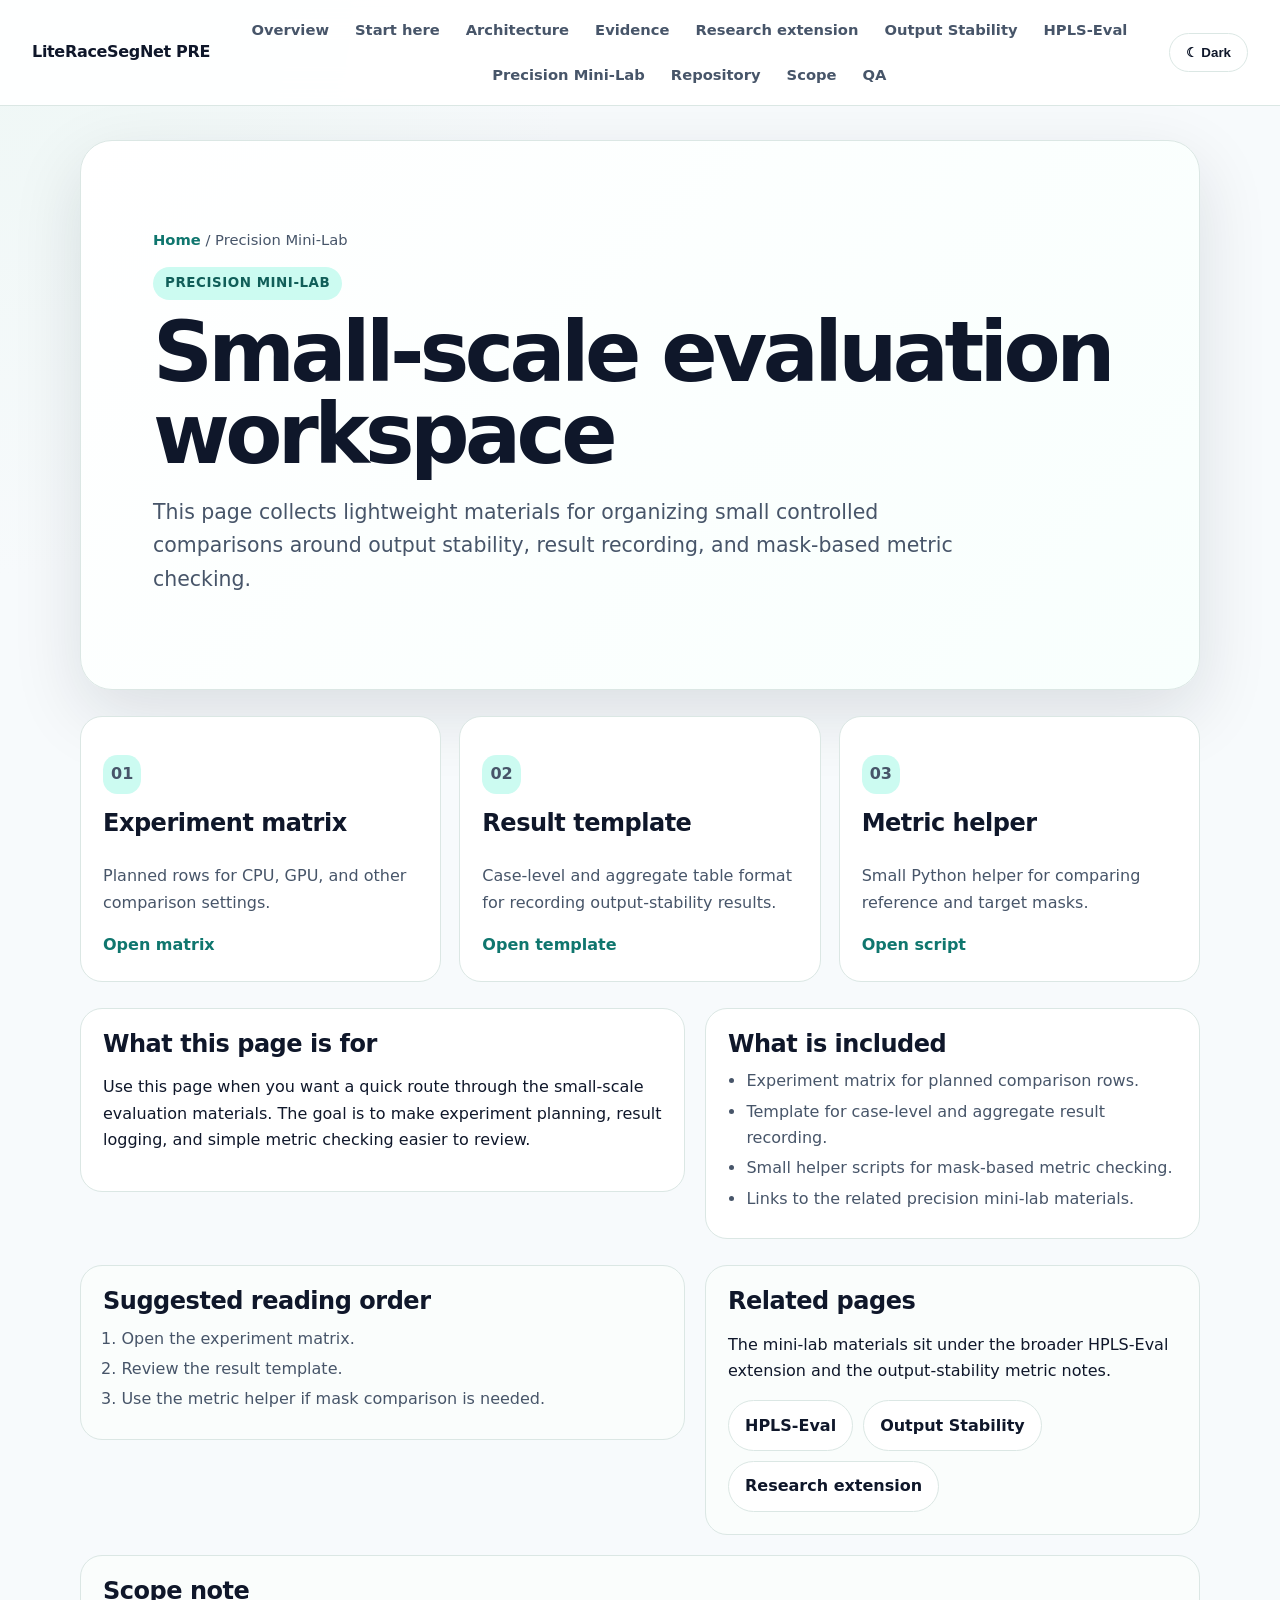
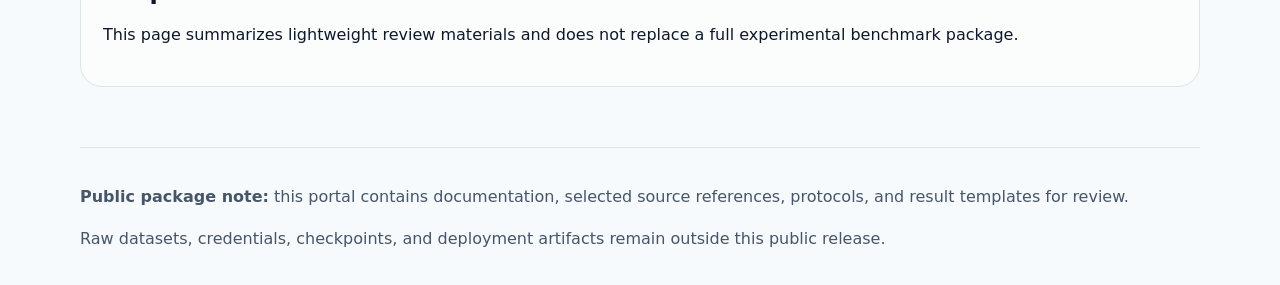
<file: pages/precision-mini-lab.html>
<!doctype html>
<html lang="en">
<head>
  <meta charset="utf-8" />
  <meta name="viewport" content="width=device-width, initial-scale=1" />
  <title>Precision Mini-Lab | LiteRaceSegNet Personal Research Edition</title>
  <meta name="description" content="Small-scale evaluation materials for output-stability planning, result recording, and mask-based metric checking." />
  <link rel="icon" href="../assets/favicon.svg" type="image/svg+xml" />
  <link rel="stylesheet" href="../assets/site.css" />
</head>
<body>

<nav class="topnav" aria-label="Primary navigation">
  <a class="brand" href="../index.html">LiteRaceSegNet PRE</a>
  <button class="nav-toggle" type="button" aria-expanded="false" aria-label="Toggle menu">Menu</button>
  <div class="nav-links">
    <a href="../index.html">Overview</a>
    <a href="start-here.html">Start here</a>
    <a href="architecture.html">Architecture</a>
    <a href="evidence.html">Evidence</a>
    <a href="../research_extension.html">Research extension</a>
    <a href="output-stability.html">Output Stability</a>
    <a href="hpls-eval.html">HPLS-Eval</a>
    <a href="precision-mini-lab.html">Precision Mini-Lab</a>
    <a href="repository.html">Repository</a>
    <a href="license.html">Scope</a>
    <a href="qa-guide.html">QA</a>
  </div>
  <div class="nav-actions">
    <button class="theme-toggle" type="button" aria-label="Toggle dark mode">☾ Dark</button>
  </div>
</nav>

<main>
<section class="page-hero">
  <p class="breadcrumb"><a href="../index.html">Home</a> / Precision Mini-Lab</p>
  <p class="eyebrow">PRECISION MINI-LAB</p>
  <h1>Small-scale evaluation workspace</h1>
  <p class="lead">This page collects lightweight materials for organizing small controlled comparisons around output stability, result recording, and mask-based metric checking.</p>
</section>

<section class="cards route-cards mini-lab-cards" aria-label="Precision Mini-Lab materials">
  <article class="card">
    <p class="card-index">01</p>
    <h2>Experiment matrix</h2>
    <p>Planned rows for CPU, GPU, and other comparison settings.</p>
    <a href="../hpls-eval/precision-mini-lab/experiment_matrix.md">Open matrix</a>
  </article>
  <article class="card">
    <p class="card-index">02</p>
    <h2>Result template</h2>
    <p>Case-level and aggregate table format for recording output-stability results.</p>
    <a href="../hpls-eval/precision-mini-lab/result_template.md">Open template</a>
  </article>
  <article class="card">
    <p class="card-index">03</p>
    <h2>Metric helper</h2>
    <p>Small Python helper for comparing reference and target masks.</p>
    <a href="../hpls-eval/precision-mini-lab/scripts/compute_output_stability_metrics_v15_2.py">Open script</a>
  </article>
</section>

<section class="grid-two mini-lab-sections">
  <article class="panel">
    <h2>What this page is for</h2>
    <p>Use this page when you want a quick route through the small-scale evaluation materials. The goal is to make experiment planning, result logging, and simple metric checking easier to review.</p>
  </article>
  <article class="panel">
    <h2>What is included</h2>
    <ul class="compact-list">
      <li>Experiment matrix for planned comparison rows.</li>
      <li>Template for case-level and aggregate result recording.</li>
      <li>Small helper scripts for mask-based metric checking.</li>
      <li>Links to the related precision mini-lab materials.</li>
    </ul>
  </article>
</section>

<section class="grid-two mini-lab-sections">
  <article class="panel quiet-panel">
    <h2>Suggested reading order</h2>
    <ol class="compact-list">
      <li>Open the experiment matrix.</li>
      <li>Review the result template.</li>
      <li>Use the metric helper if mask comparison is needed.</li>
    </ol>
  </article>
  <article class="panel quiet-panel next-panel">
    <h2>Related pages</h2>
    <p>The mini-lab materials sit under the broader HPLS-Eval extension and the output-stability metric notes.</p>
    <div class="link-row">
      <a class="btn secondary" href="hpls-eval.html">HPLS-Eval</a>
      <a class="btn secondary" href="output-stability.html">Output Stability</a>
      <a class="btn secondary" href="../research_extension.html">Research extension</a>
    </div>
  </article>
</section>

<section class="panel quiet-panel mini-lab-note">
  <h2>Scope note</h2>
  <p>This page summarizes lightweight review materials and does not replace a full experimental benchmark package.</p>
</section>
</main>

<footer class="site-footer">
  <p><strong>Public package note:</strong> this portal contains documentation, selected source references, protocols, and result templates for review.</p>
  <p>Raw datasets, credentials, checkpoints, and deployment artifacts remain outside this public release.</p>
</footer>

<script>
(function () {
  const root = document.documentElement;
  const themeButtons = document.querySelectorAll('.theme-toggle');
  const navToggles = document.querySelectorAll('.nav-toggle');
  const storedTheme = localStorage.getItem('lrs-theme');

  if (storedTheme === 'dark') root.classList.add('dark');

  themeButtons.forEach(btn => btn.addEventListener('click', () => {
    root.classList.toggle('dark');
    localStorage.setItem('lrs-theme', root.classList.contains('dark') ? 'dark' : 'light');
  }));

  navToggles.forEach(btn => btn.addEventListener('click', () => {
    const nav = btn.closest('.topnav');
    const open = nav.classList.toggle('open');
    btn.setAttribute('aria-expanded', String(open));
  }));
})();
</script>

</body>
</html>
</file>
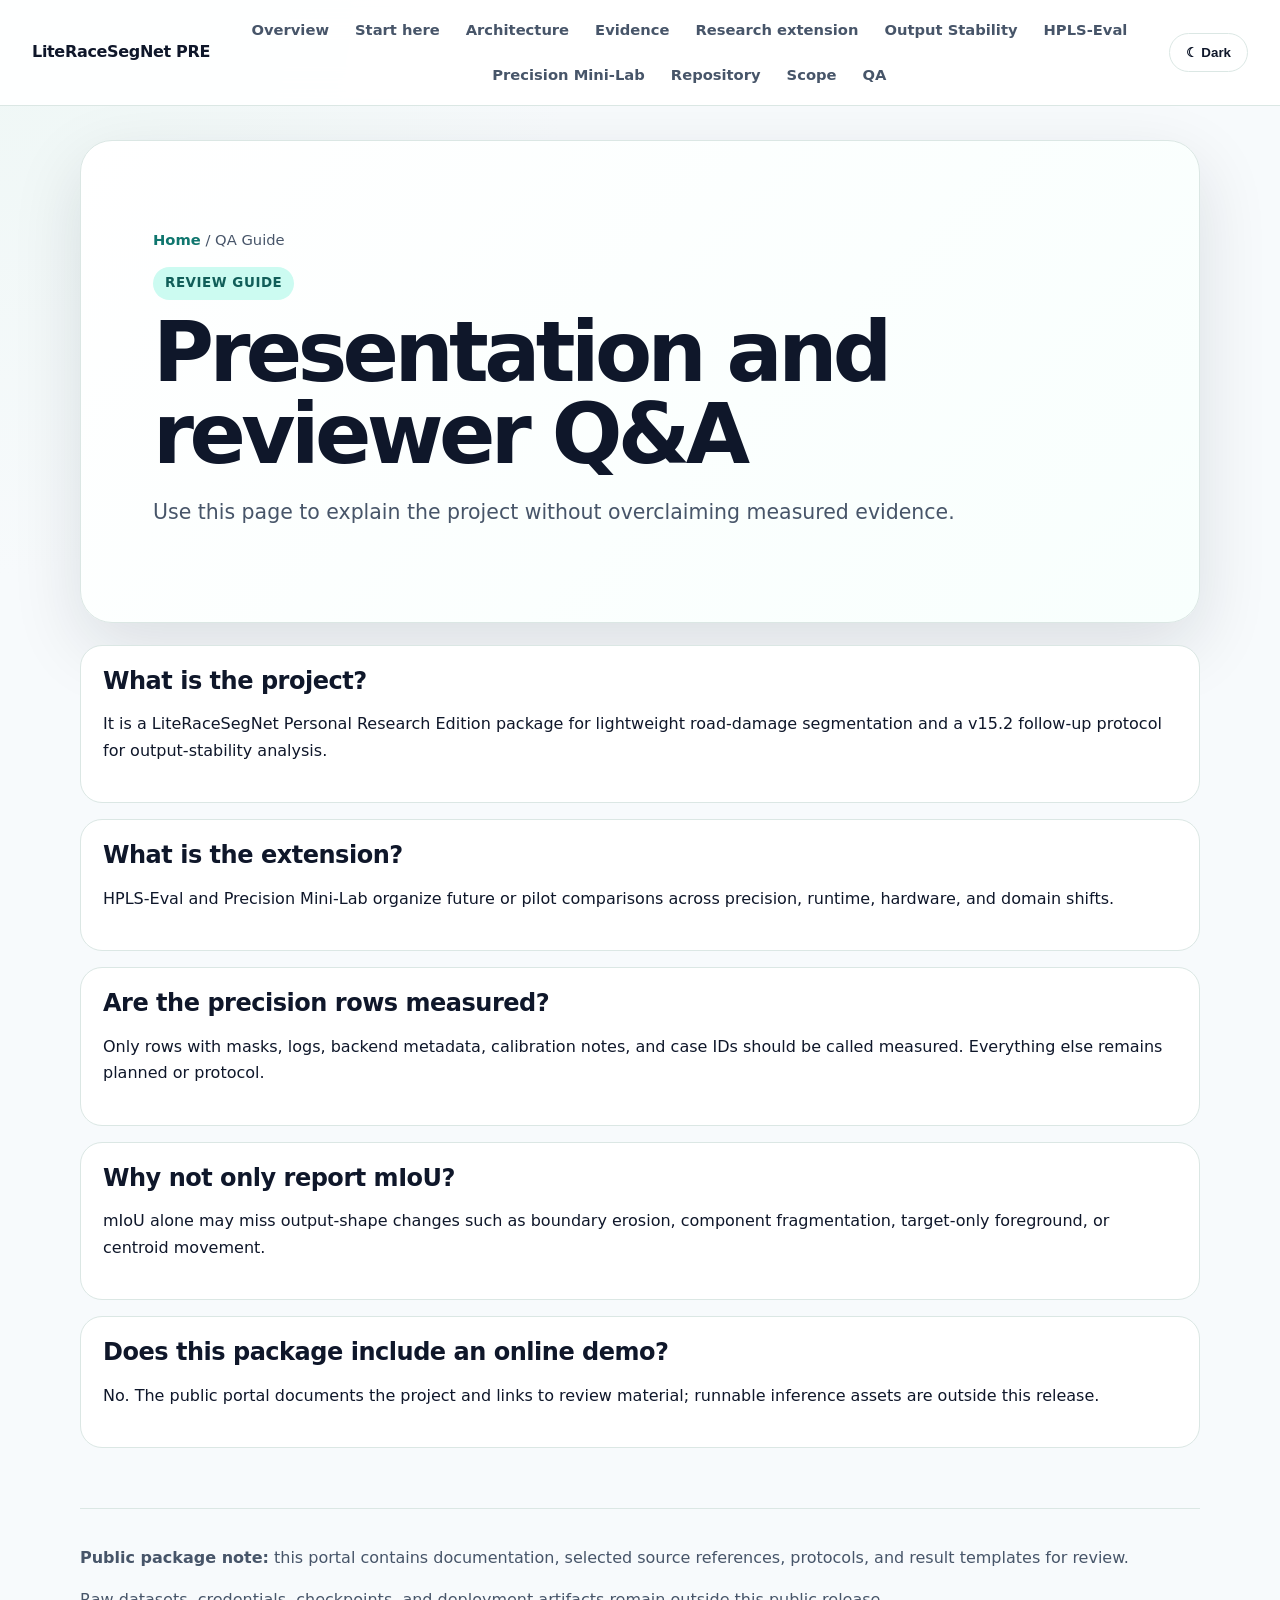
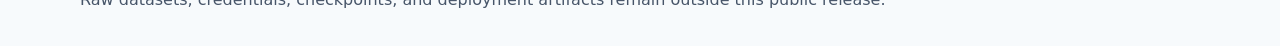
<file: pages/qa-guide.html>
<!doctype html>
<html lang="en">
<head>
  <meta charset="utf-8" />
  <meta name="viewport" content="width=device-width, initial-scale=1" />
  <title>QA Guide | LiteRaceSegNet Personal Research Edition</title>
  <meta name="description" content="LiteRaceSegNet Personal Research Edition v15.2 research portfolio and documentation portal." />
  <link rel="icon" href="../assets/favicon.svg" type="image/svg+xml" />
  <link rel="stylesheet" href="../assets/site.css" />
</head>
<body>

<nav class="topnav" aria-label="Primary navigation">
  <a class="brand" href="../index.html">LiteRaceSegNet PRE</a>
  <button class="nav-toggle" type="button" aria-expanded="false" aria-label="Toggle menu">Menu</button>
  <div class="nav-links">
    <a href="../index.html">Overview</a>
    <a href="start-here.html">Start here</a>
    <a href="architecture.html">Architecture</a>
    <a href="evidence.html">Evidence</a>
    <a href="../research_extension.html">Research extension</a>
    <a href="output-stability.html">Output Stability</a>
    <a href="hpls-eval.html">HPLS-Eval</a>
    <a href="precision-mini-lab.html">Precision Mini-Lab</a>
    <a href="repository.html">Repository</a>
    <a href="license.html">Scope</a>
    <a href="qa-guide.html">QA</a>
  </div>
  <div class="nav-actions">
    <button class="theme-toggle" type="button" aria-label="Toggle dark mode">☾ Dark</button>
  </div>
</nav>

<main>

<section class="page-hero">
  <p class="breadcrumb"><a href="../index.html">Home</a> / QA Guide</p>
  <p class="eyebrow">Review guide</p>
  <h1>Presentation and reviewer Q&A</h1>
  <p class="lead">Use this page to explain the project without overclaiming measured evidence.</p>
</section>
<section class="qa-list">
  <article class="qa"><h2>What is the project?</h2><p>It is a LiteRaceSegNet Personal Research Edition package for lightweight road-damage segmentation and a v15.2 follow-up protocol for output-stability analysis.</p></article>
  <article class="qa"><h2>What is the extension?</h2><p>HPLS-Eval and Precision Mini-Lab organize future or pilot comparisons across precision, runtime, hardware, and domain shifts.</p></article>
  <article class="qa"><h2>Are the precision rows measured?</h2><p>Only rows with masks, logs, backend metadata, calibration notes, and case IDs should be called measured. Everything else remains planned or protocol.</p></article>
  <article class="qa"><h2>Why not only report mIoU?</h2><p>mIoU alone may miss output-shape changes such as boundary erosion, component fragmentation, target-only foreground, or centroid movement.</p></article>
  <article class="qa"><h2>Does this package include an online demo?</h2><p>No. The public portal documents the project and links to review material; runnable inference assets are outside this release.</p></article>
</section>

</main>

<footer class="site-footer">
  <p><strong>Public package note:</strong> this portal contains documentation, selected source references, protocols, and result templates for review.</p>
  <p>Raw datasets, credentials, checkpoints, and deployment artifacts remain outside this public release.</p>
</footer>


<script>
(function () {
  const root = document.documentElement;
  const themeButtons = document.querySelectorAll('.theme-toggle');
  const navToggles = document.querySelectorAll('.nav-toggle');
  const storedTheme = localStorage.getItem('lrs-theme');

  if (storedTheme === 'dark') root.classList.add('dark');

  themeButtons.forEach(btn => btn.addEventListener('click', () => {
    root.classList.toggle('dark');
    localStorage.setItem('lrs-theme', root.classList.contains('dark') ? 'dark' : 'light');
  }));

  navToggles.forEach(btn => btn.addEventListener('click', () => {
    const nav = btn.closest('.topnav');
    const open = nav.classList.toggle('open');
    btn.setAttribute('aria-expanded', String(open));
  }));
})();
</script>

</body>
</html>
</file>
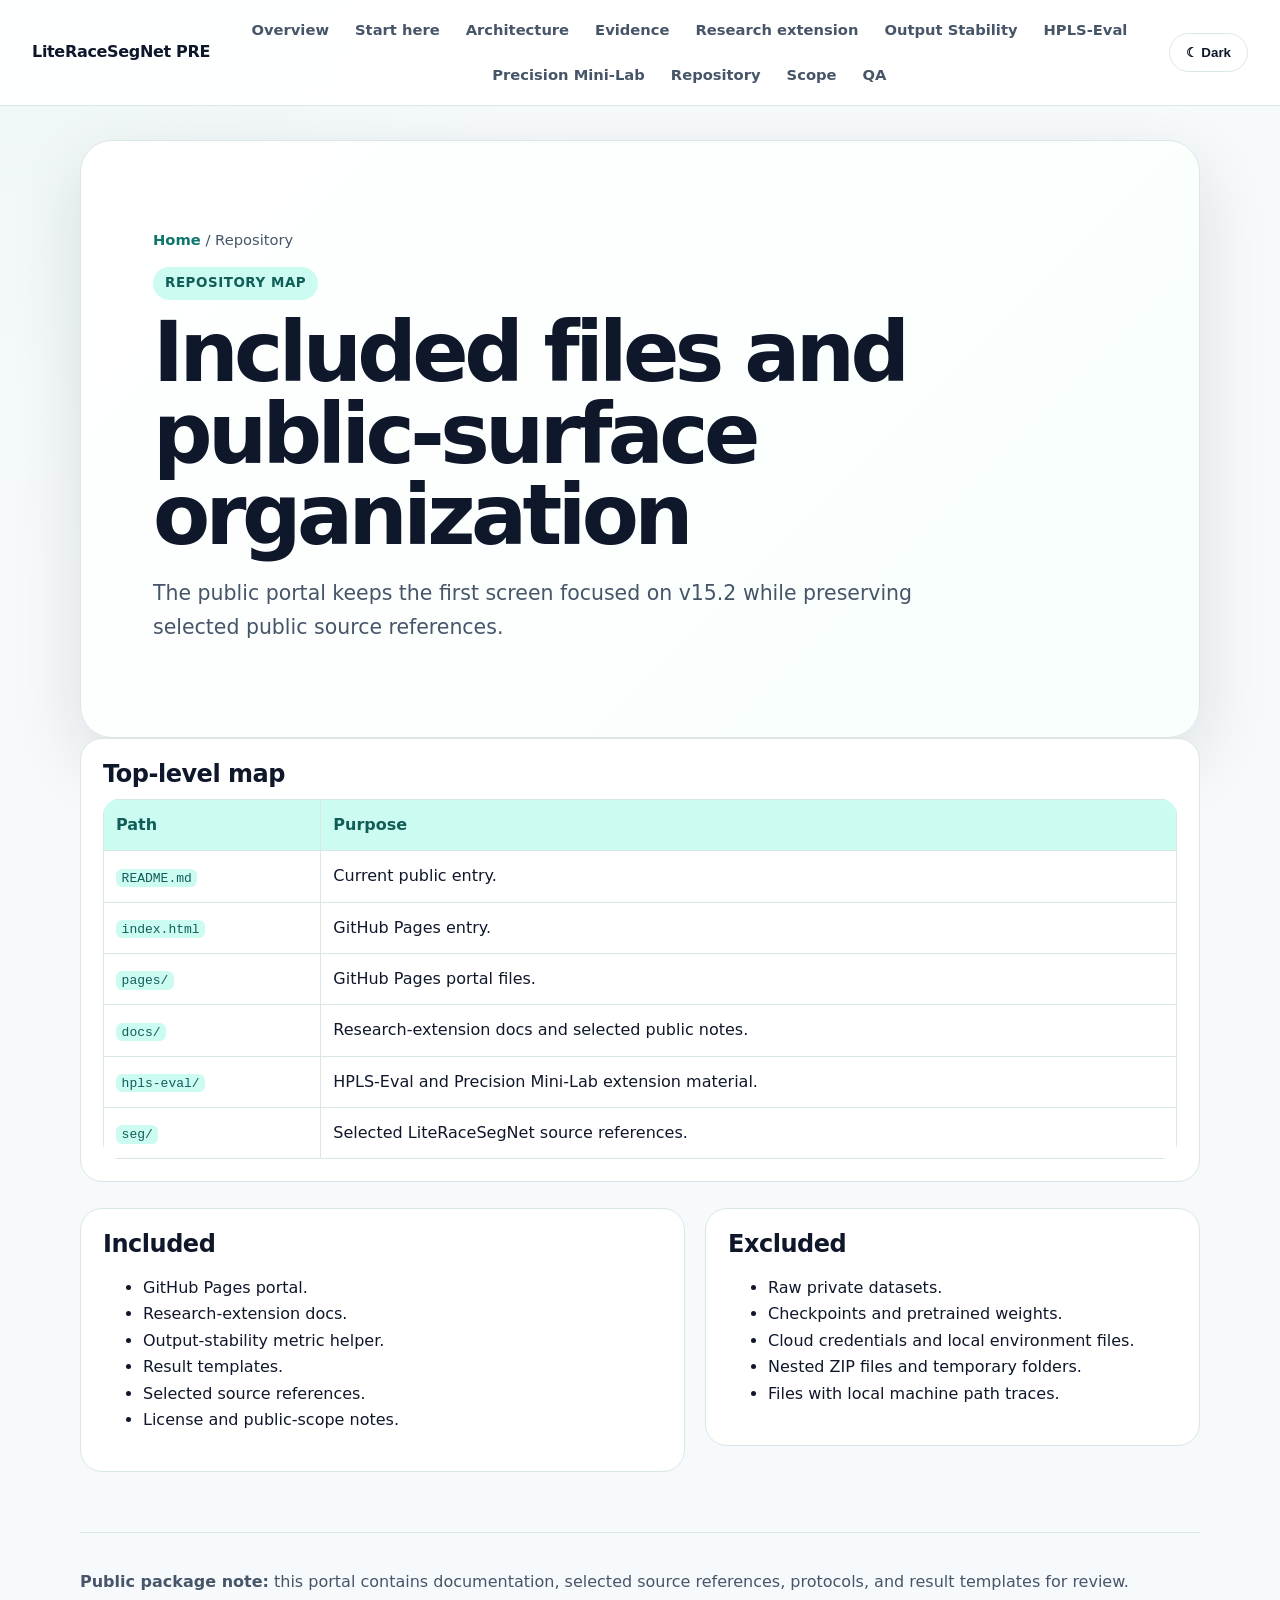
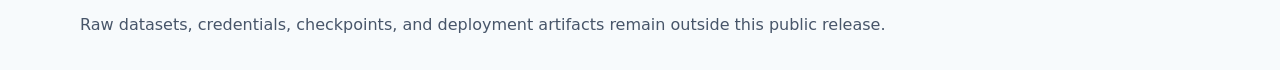
<file: pages/repository.html>
<!doctype html>
<html lang="en">
<head>
  <meta charset="utf-8" />
  <meta name="viewport" content="width=device-width, initial-scale=1" />
  <title>Repository | LiteRaceSegNet Personal Research Edition</title>
  <meta name="description" content="LiteRaceSegNet Personal Research Edition v15.2 research portfolio and documentation portal." />
  <link rel="icon" href="../assets/favicon.svg" type="image/svg+xml" />
  <link rel="stylesheet" href="../assets/site.css" />
</head>
<body>

<nav class="topnav" aria-label="Primary navigation">
  <a class="brand" href="../index.html">LiteRaceSegNet PRE</a>
  <button class="nav-toggle" type="button" aria-expanded="false" aria-label="Toggle menu">Menu</button>
  <div class="nav-links">
    <a href="../index.html">Overview</a>
    <a href="start-here.html">Start here</a>
    <a href="architecture.html">Architecture</a>
    <a href="evidence.html">Evidence</a>
    <a href="../research_extension.html">Research extension</a>
    <a href="output-stability.html">Output Stability</a>
    <a href="hpls-eval.html">HPLS-Eval</a>
    <a href="precision-mini-lab.html">Precision Mini-Lab</a>
    <a href="repository.html">Repository</a>
    <a href="license.html">Scope</a>
    <a href="qa-guide.html">QA</a>
  </div>
  <div class="nav-actions">
    <button class="theme-toggle" type="button" aria-label="Toggle dark mode">☾ Dark</button>
  </div>
</nav>

<main>

<section class="page-hero">
  <p class="breadcrumb"><a href="../index.html">Home</a> / Repository</p>
  <p class="eyebrow">Repository map</p>
  <h1>Included files and public-surface organization</h1>
  <p class="lead">The public portal keeps the first screen focused on v15.2 while preserving selected public source references.</p>
</section>
<section class="panel"><h2>Top-level map</h2><table><tr><th>Path</th><th>Purpose</th></tr><tr><td><code>README.md</code></td><td>Current public entry.</td></tr><tr><td><code>index.html</code></td><td>GitHub Pages entry.</td></tr><tr><td><code>pages/</code></td><td>GitHub Pages portal files.</td></tr><tr><td><code>docs/</code></td><td>Research-extension docs and selected public notes.</td></tr><tr><td><code>hpls-eval/</code></td><td>HPLS-Eval and Precision Mini-Lab extension material.</td></tr><tr><td><code>seg/</code></td><td>Selected LiteRaceSegNet source references.</td></tr></table></section>
<section class="grid-two"><article class="panel"><h2>Included</h2><ul><li>GitHub Pages portal.</li><li>Research-extension docs.</li><li>Output-stability metric helper.</li><li>Result templates.</li><li>Selected source references.</li><li>License and public-scope notes.</li></ul></article><article class="panel"><h2>Excluded</h2><ul><li>Raw private datasets.</li><li>Checkpoints and pretrained weights.</li><li>Cloud credentials and local environment files.</li><li>Nested ZIP files and temporary folders.</li><li>Files with local machine path traces.</li></ul></article></section>

</main>

<footer class="site-footer">
  <p><strong>Public package note:</strong> this portal contains documentation, selected source references, protocols, and result templates for review.</p>
  <p>Raw datasets, credentials, checkpoints, and deployment artifacts remain outside this public release.</p>
</footer>


<script>
(function () {
  const root = document.documentElement;
  const themeButtons = document.querySelectorAll('.theme-toggle');
  const navToggles = document.querySelectorAll('.nav-toggle');
  const storedTheme = localStorage.getItem('lrs-theme');

  if (storedTheme === 'dark') root.classList.add('dark');

  themeButtons.forEach(btn => btn.addEventListener('click', () => {
    root.classList.toggle('dark');
    localStorage.setItem('lrs-theme', root.classList.contains('dark') ? 'dark' : 'light');
  }));

  navToggles.forEach(btn => btn.addEventListener('click', () => {
    const nav = btn.closest('.topnav');
    const open = nav.classList.toggle('open');
    btn.setAttribute('aria-expanded', String(open));
  }));
})();
</script>

</body>
</html>
</file>
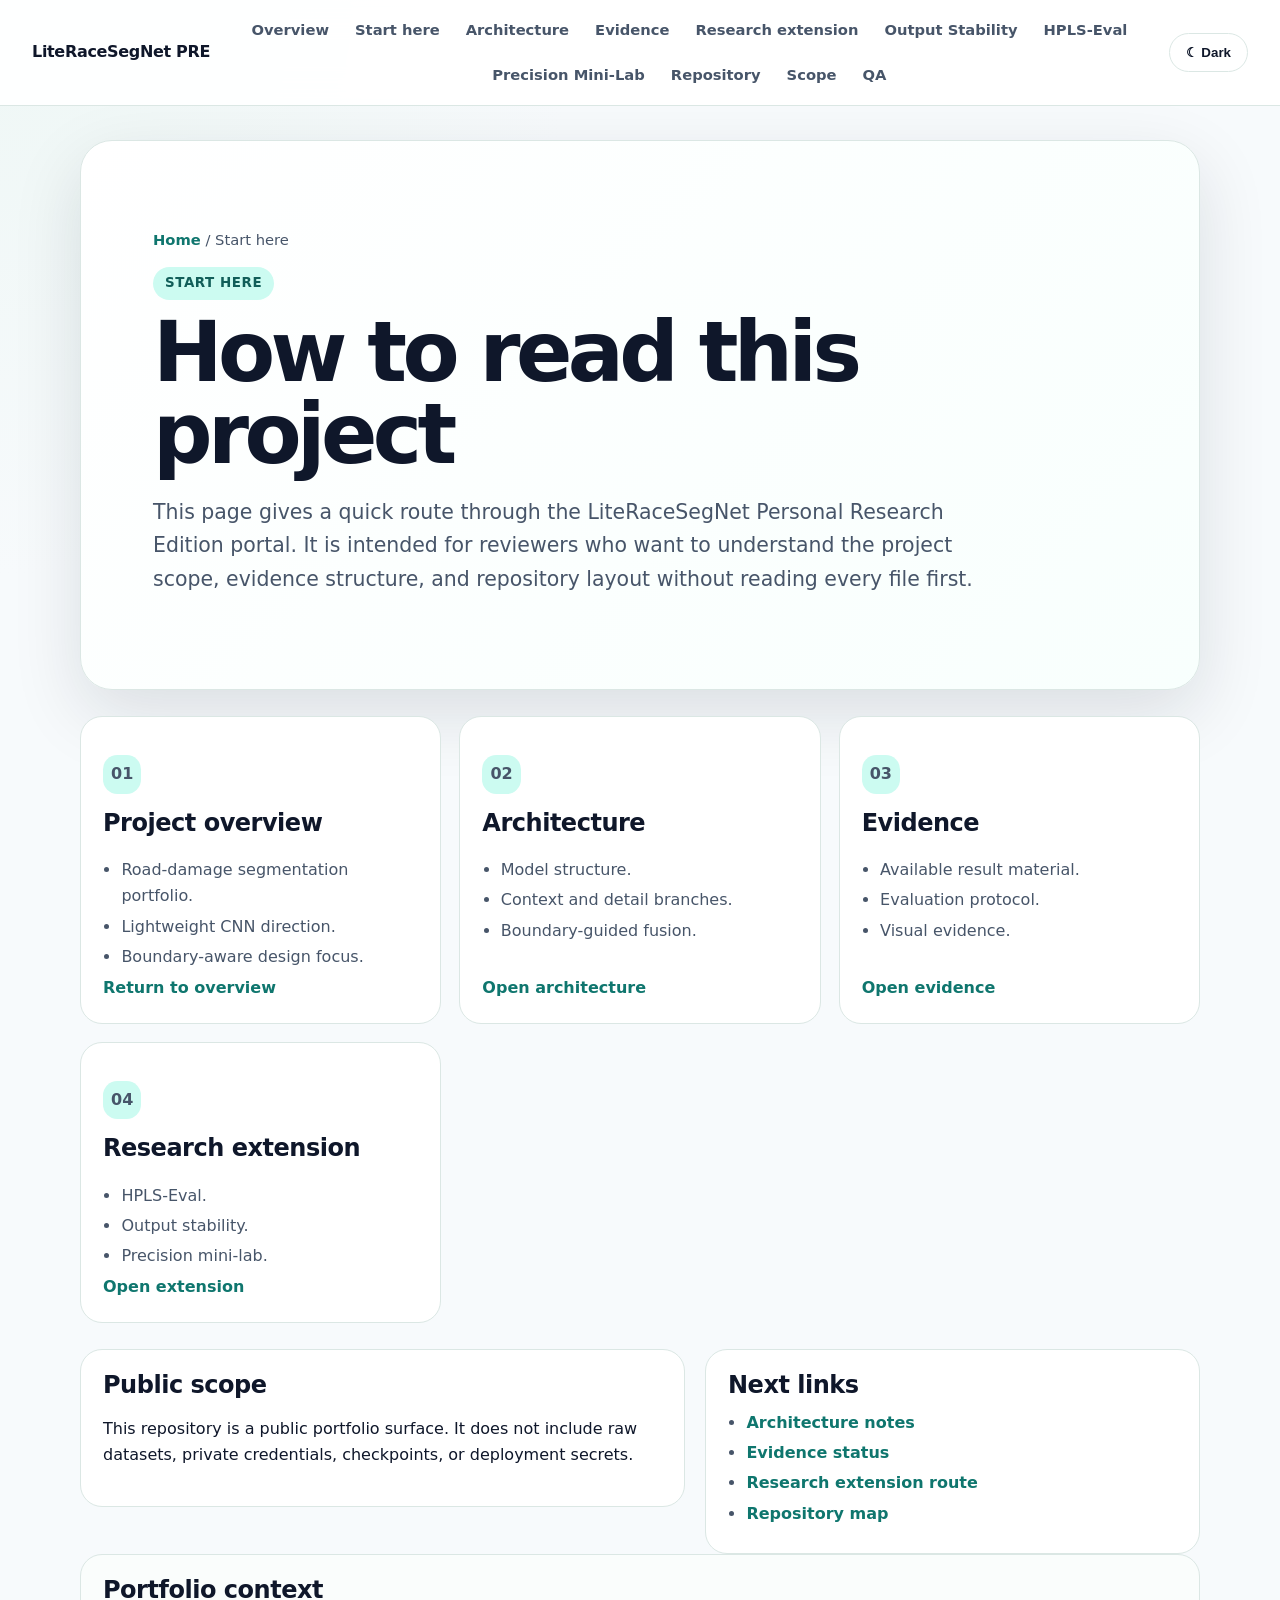
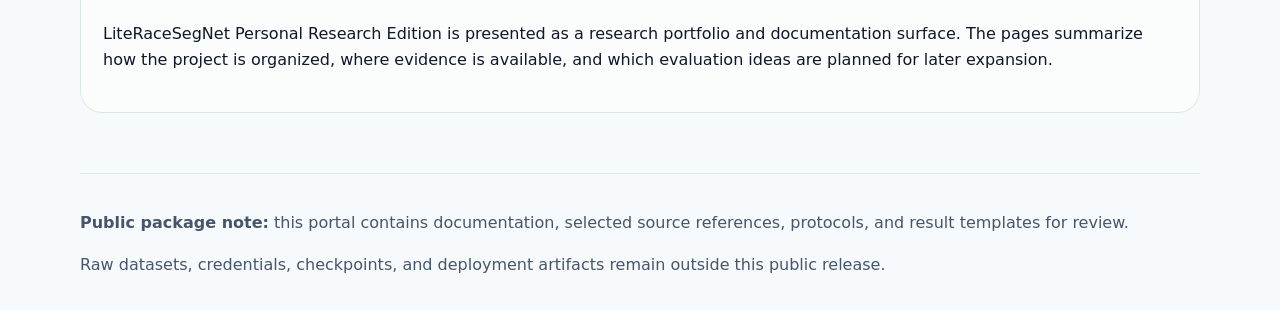
<file: pages/start-here.html>
<!doctype html>
<html lang="en">
<head>
  <meta charset="utf-8" />
  <meta name="viewport" content="width=device-width, initial-scale=1" />
  <title>Start Here | LiteRaceSegNet Personal Research Edition</title>
  <meta name="description" content="A short reading route through the LiteRaceSegNet Personal Research Edition portal." />
  <link rel="icon" href="../assets/favicon.svg" type="image/svg+xml" />
  <link rel="stylesheet" href="../assets/site.css" />
</head>
<body>
<nav class="topnav" aria-label="Primary navigation">
  <a class="brand" href="../index.html">LiteRaceSegNet PRE</a>
  <button class="nav-toggle" type="button" aria-expanded="false" aria-label="Toggle menu">Menu</button>
  <div class="nav-links">
    <a href="../index.html">Overview</a>
    <a href="start-here.html">Start here</a>
    <a href="architecture.html">Architecture</a>
    <a href="evidence.html">Evidence</a>
    <a href="../research_extension.html">Research extension</a>
    <a href="output-stability.html">Output Stability</a>
    <a href="hpls-eval.html">HPLS-Eval</a>
    <a href="precision-mini-lab.html">Precision Mini-Lab</a>
    <a href="repository.html">Repository</a>
    <a href="license.html">Scope</a>
    <a href="qa-guide.html">QA</a>
  </div>
  <div class="nav-actions">
    <button class="theme-toggle" type="button" aria-label="Toggle dark mode">☾ Dark</button>
  </div>
</nav>

<main>
<section class="page-hero">
  <p class="breadcrumb"><a href="../index.html">Home</a> / Start here</p>
  <p class="eyebrow">START HERE</p>
  <h1>How to read this project</h1>
  <p class="lead">This page gives a quick route through the LiteRaceSegNet Personal Research Edition portal. It is intended for reviewers who want to understand the project scope, evidence structure, and repository layout without reading every file first.</p>
</section>

<section class="cards route-cards" aria-label="Reviewer reading route">
  <article class="card">
    <p class="card-index">01</p>
    <h2>Project overview</h2>
    <ul class="compact-list">
      <li>Road-damage segmentation portfolio.</li>
      <li>Lightweight CNN direction.</li>
      <li>Boundary-aware design focus.</li>
    </ul>
    <a href="../index.html">Return to overview</a>
  </article>
  <article class="card">
    <p class="card-index">02</p>
    <h2>Architecture</h2>
    <ul class="compact-list">
      <li>Model structure.</li>
      <li>Context and detail branches.</li>
      <li>Boundary-guided fusion.</li>
    </ul>
    <a href="architecture.html">Open architecture</a>
  </article>
  <article class="card">
    <p class="card-index">03</p>
    <h2>Evidence</h2>
    <ul class="compact-list">
      <li>Available result material.</li>
      <li>Evaluation protocol.</li>
      <li>Visual evidence.</li>
    </ul>
    <a href="evidence.html">Open evidence</a>
  </article>
  <article class="card">
    <p class="card-index">04</p>
    <h2>Research extension</h2>
    <ul class="compact-list">
      <li>HPLS-Eval.</li>
      <li>Output stability.</li>
      <li>Precision mini-lab.</li>
    </ul>
    <a href="../research_extension.html">Open extension</a>
  </article>
</section>

<section class="grid-two">
  <article class="panel">
    <h2>Public scope</h2>
    <p>This repository is a public portfolio surface. It does not include raw datasets, private credentials, checkpoints, or deployment secrets.</p>
  </article>
  <article class="panel">
    <h2>Next links</h2>
    <ul class="compact-list">
      <li><a href="architecture.html">Architecture notes</a></li>
      <li><a href="evidence.html">Evidence status</a></li>
      <li><a href="../research_extension.html">Research extension route</a></li>
      <li><a href="repository.html">Repository map</a></li>
    </ul>
  </article>
</section>

<section class="panel quiet-panel">
  <h2>Portfolio context</h2>
  <p>LiteRaceSegNet Personal Research Edition is presented as a research portfolio and documentation surface. The pages summarize how the project is organized, where evidence is available, and which evaluation ideas are planned for later expansion.</p>
</section>
</main>

<footer class="site-footer">
  <p><strong>Public package note:</strong> this portal contains documentation, selected source references, protocols, and result templates for review.</p>
  <p>Raw datasets, credentials, checkpoints, and deployment artifacts remain outside this public release.</p>
</footer>
<script>
(function () {
  const root = document.documentElement;
  const themeButtons = document.querySelectorAll('.theme-toggle');
  const navToggles = document.querySelectorAll('.nav-toggle');
  const storedTheme = localStorage.getItem('lrs-theme');

  if (storedTheme === 'dark') root.classList.add('dark');

  themeButtons.forEach(btn => btn.addEventListener('click', () => {
    root.classList.toggle('dark');
    localStorage.setItem('lrs-theme', root.classList.contains('dark') ? 'dark' : 'light');
  }));

  navToggles.forEach(btn => btn.addEventListener('click', () => {
    const nav = btn.closest('.topnav');
    const open = nav.classList.toggle('open');
    btn.setAttribute('aria-expanded', String(open));
  }));
})();
</script>
</body>
</html>
</file>
<file: assets/site.css>
:root {
  color-scheme: light;
  --bg: #f7fafc;
  --bg-soft: #eef7f5;
  --panel: #ffffff;
  --panel-strong: #f8fffd;
  --text: #0f172a;
  --muted: #475569;
  --line: #dbe7e4;
  --accent: #0f766e;
  --accent-strong: #115e59;
  --accent-soft: #ccfbf1;
  --shadow: 0 24px 70px rgba(15, 23, 42, 0.12);
}
:root.dark {
  color-scheme: dark;
  --bg: #071312;
  --bg-soft: #0c1f1d;
  --panel: #10201f;
  --panel-strong: #132725;
  --text: #e6fffb;
  --muted: #a8c6c1;
  --line: #25413d;
  --accent: #5eead4;
  --accent-strong: #99f6e4;
  --accent-soft: #123f3a;
  --shadow: 0 24px 70px rgba(0,0,0,.35);
}
* { box-sizing: border-box; }
html { scroll-behavior: smooth; }
body { margin: 0; font-family: Inter, ui-sans-serif, system-ui, -apple-system, BlinkMacSystemFont, "Segoe UI", sans-serif; background: radial-gradient(circle at top left, var(--bg-soft), var(--bg) 36rem); color: var(--text); line-height: 1.65; }
a { color: var(--accent); font-weight: 700; text-decoration: none; }
a:hover { text-decoration: underline; }
code { padding: .1rem .35rem; border-radius: .4rem; background: var(--accent-soft); color: var(--accent-strong); }
main { width: min(1120px, calc(100% - 32px)); margin: 0 auto; padding: 34px 0 60px; }
.topnav { position: sticky; top: 0; z-index: 20; display: flex; align-items: center; gap: 14px; padding: 12px min(32px, 4vw); background: color-mix(in srgb, var(--panel), transparent 8%); border-bottom: 1px solid var(--line); backdrop-filter: blur(16px); }
.brand { color: var(--text); font-weight: 900; letter-spacing: -.02em; white-space: nowrap; }
.nav-links { display: flex; gap: 10px; flex: 1; flex-wrap: wrap; justify-content: center; }
.nav-links a { color: var(--muted); font-weight: 700; font-size: .92rem; padding: .35rem .5rem; border-radius: .65rem; }
.nav-links a:hover { color: var(--text); background: var(--accent-soft); text-decoration: none; }
.nav-actions { display: flex; gap: 8px; }
button, .button, .btn { border: 1px solid var(--line); border-radius: 999px; background: var(--panel); color: var(--text); padding: .7rem 1rem; font-weight: 800; cursor: pointer; display: inline-flex; align-items: center; justify-content: center; gap: .35rem; }
.button.primary, .btn.primary { background: var(--accent); color: #ffffff; border-color: var(--accent); }
.button.secondary, .btn.secondary { background: var(--panel); color: var(--text); border-color: var(--line); }
.button.ghost, .btn.ghost { background: transparent; }
.button:hover, .btn:hover { text-decoration: none; transform: translateY(-1px); }
.nav-toggle { display: none; }
.hero, .page-hero { padding: clamp(34px, 8vw, 72px); background: linear-gradient(135deg, var(--panel), var(--panel-strong)); border: 1px solid var(--line); border-radius: 32px; box-shadow: var(--shadow); }
.hero.compact { padding: 44px; }
.eyebrow { display: inline-block; margin: 0 0 12px; color: var(--accent-strong); background: var(--accent-soft); border-radius: 999px; padding: .35rem .75rem; font-size: .84rem; font-weight: 900; letter-spacing: .04em; text-transform: uppercase; }
h1 { margin: 0 0 18px; font-size: clamp(2.2rem, 7vw, 5.2rem); line-height: .98; letter-spacing: -.055em; }
h2 { margin: 0 0 10px; line-height: 1.15; letter-spacing: -.02em; }
h3 { margin: 0 0 8px; }
.lead { max-width: 820px; color: var(--muted); font-size: clamp(1.05rem, 2.1vw, 1.28rem); }
.hero-actions { display: flex; flex-wrap: wrap; gap: 12px; margin-top: 24px; }
.quick-facts { display: grid; grid-template-columns: repeat(5, minmax(0,1fr)); gap: 14px; margin-top: 22px; }
.quick-facts article, .panel, .card, .qa, .note { background: var(--panel); border: 1px solid var(--line); border-radius: 22px; padding: 22px; }
.quick-facts span { display: block; color: var(--muted); font-size: .82rem; text-transform: uppercase; letter-spacing: .07em; font-weight: 900; }
.quick-facts strong { display: block; margin-top: 8px; line-height: 1.25; }
.cards { display: grid; grid-template-columns: repeat(3, minmax(0, 1fr)); gap: 18px; margin-top: 26px; }
.card { min-height: 210px; display: flex; flex-direction: column; }
.card p { color: var(--muted); }
.card a { margin-top: auto; }
.card-index { width: 2.4rem; height: 2.4rem; display: grid; place-items: center; border-radius: .9rem; background: var(--accent-soft); color: var(--accent-strong); font-weight: 900; }
.split, .grid-two { display: grid; grid-template-columns: 1.1fr .9fr; gap: 20px; margin-top: 26px; align-items: start; }
.breadcrumb { color: var(--muted); font-size: .92rem; }
table { width: 100%; border-collapse: collapse; overflow: hidden; border-radius: 16px; }
th, td { border: 1px solid var(--line); padding: 12px; text-align: left; vertical-align: top; }
th { background: var(--accent-soft); color: var(--accent-strong); }
.qa-list { display: grid; gap: 16px; margin-top: 22px; }
.site-footer { width: min(1120px, calc(100% - 32px)); margin: 0 auto 32px; color: var(--muted); border-top: 1px solid var(--line); padding-top: 20px; }
@media (max-width: 940px) { .quick-facts { grid-template-columns: repeat(2, minmax(0,1fr)); } .cards { grid-template-columns: repeat(2, minmax(0,1fr)); } .split, .grid-two { grid-template-columns: 1fr; } .nav-toggle { display: inline-flex; } .nav-links { display: none; width: 100%; order: 10; justify-content: flex-start; } .topnav { flex-wrap: wrap; } .topnav.open .nav-links { display: flex; } }
@media (max-width: 620px) { main { width: min(100% - 20px, 1120px); } .hero, .page-hero { padding: 28px; border-radius: 24px; } .quick-facts, .cards { grid-template-columns: 1fr; } .nav-actions { width: 100%; } .nav-actions button { flex: 1; } }


/* Main visual cover supplied for the GitHub Pages landing screen. */
main.main-visual {
  width: min(1680px, calc(100% - 24px));
}
.hero.hero-visual {
  padding: clamp(8px, 1.4vw, 18px);
  overflow: hidden;
  background: linear-gradient(135deg, var(--panel), var(--panel-strong));
}
.hero-cover {
  display: block;
  width: 100%;
  height: auto;
  border-radius: 24px;
  border: 1px solid var(--line);
  box-shadow: 0 18px 56px rgba(15, 23, 42, 0.20);
}
.hero-visual-actions {
  display: flex;
  align-items: center;
  flex-wrap: wrap;
  gap: 12px;
  margin: 18px 4px 0;
}
.visual-disclaimer {
  margin: 12px 4px 0;
  color: var(--muted);
  font-size: .94rem;
}
@media (max-width: 620px) {
  main.main-visual { width: min(100% - 12px, 1680px); }
  .hero-cover { border-radius: 16px; }
  .hero-visual-actions .eyebrow { width: 100%; }
}
/* v15.2 main visual landing screen */
.sr-only {
  position: absolute;
  width: 1px;
  height: 1px;
  padding: 0;
  margin: -1px;
  overflow: hidden;
  clip: rect(0, 0, 0, 0);
  white-space: nowrap;
  border: 0;
}
.visual-main-screen {
  padding: clamp(18px, 4vw, 34px);
  background: linear-gradient(135deg, var(--panel), var(--panel-strong));
  border: 1px solid var(--line);
  border-radius: 34px;
  box-shadow: var(--shadow);
}
.visual-kicker {
  display: inline-flex;
  align-items: center;
  gap: .45rem;
  margin-bottom: 14px;
  padding: .42rem .8rem;
  border-radius: 999px;
  color: var(--accent-strong);
  background: var(--accent-soft);
  font-size: .86rem;
  font-weight: 900;
  letter-spacing: .05em;
  text-transform: uppercase;
}
.main-visual-card {
  margin: 0;
  border-radius: 28px;
  overflow: hidden;
  background: #071329;
  border: 1px solid var(--line);
}
.main-visual-card img {
  display: block;
  width: 100%;
  height: auto;
}
.main-visual-card figcaption {
  padding: 12px 16px;
  color: var(--muted);
  background: var(--panel);
  font-size: .92rem;
}
.visual-actions {
  margin-top: 18px;
}
.identity-summary {
  margin-top: 24px;
}
.identity-summary h2 {
  margin: 0 0 12px;
  font-size: clamp(1.8rem, 4vw, 3rem);
}
@media (max-width: 620px) {
  .visual-main-screen { border-radius: 22px; padding: 12px; }
  .main-visual-card { border-radius: 18px; }
  .main-visual-card figcaption { font-size: .84rem; }
}


/* Main visual requested for the GitHub Pages landing screen. */
.main-visual-showcase {
  overflow: hidden;
  border: 1px solid var(--line);
  border-radius: 30px;
  background: var(--panel);
  box-shadow: var(--shadow);
  margin: 0 0 26px;
}
.main-visual-showcase img {
  display: block;
  width: 100%;
  height: auto;
}
.showcase-caption {
  margin: 0;
  padding: 12px 18px 14px;
  color: var(--muted);
  font-size: .92rem;
  border-top: 1px solid var(--line);
  background: color-mix(in srgb, var(--panel), var(--bg-soft) 42%);
}
@media (max-width: 620px) {
  .main-visual-showcase { border-radius: 20px; }
  .showcase-caption { font-size: .85rem; }
}


.visual-hero {
  overflow: hidden;
  background: var(--panel);
  border: 1px solid var(--line);
  border-radius: 32px;
  box-shadow: var(--shadow);
}
.visual-hero img {
  display: block;
  width: 100%;
  height: auto;
  background: var(--panel-strong);
}
.visual-caption {
  display: grid;
  grid-template-columns: 1.2fr .8fr;
  gap: 20px;
  align-items: end;
  padding: 24px clamp(20px, 4vw, 34px) 28px;
}
.visual-caption h1 {
  font-size: clamp(2rem, 5vw, 4rem);
  margin-bottom: 12px;
}
.caption-note {
  color: var(--muted);
  font-size: .95rem;
  margin: 12px 0 0;
}
.visual-actions {
  justify-content: flex-end;
  align-items: center;
  margin-top: 0;
}
@media (max-width: 940px) {
  .visual-caption { grid-template-columns: 1fr; }
  .visual-actions { justify-content: flex-start; }
}

/* Single uploaded main image for the GitHub Pages landing screen. */
main.main-visual {
  width: min(1680px, calc(100% - 24px));
}
.main-visual-showcase {
  overflow: hidden;
  border: 1px solid var(--line);
  border-radius: 30px;
  background: var(--panel);
  box-shadow: var(--shadow);
  margin: 0 0 26px;
}
.main-visual-showcase img {
  display: block;
  width: 100%;
  height: auto;
}
.showcase-caption {
  margin: 0;
  padding: 12px 18px 14px;
  color: var(--muted);
  font-size: .92rem;
  border-top: 1px solid var(--line);
  background: color-mix(in srgb, var(--panel), var(--bg-soft) 42%);
}
.identity-summary h1 {
  font-size: clamp(2rem, 6vw, 4.8rem);
}
@media (max-width: 620px) {
  main.main-visual { width: min(100% - 12px, 1680px); }
  .main-visual-showcase { border-radius: 20px; }
  .showcase-caption { font-size: .85rem; }
}
/* Single uploaded main visual hero */
.visual-hero-main {
  padding: clamp(14px, 3vw, 24px);
  background: linear-gradient(135deg, var(--panel), var(--panel-strong));
  border: 1px solid var(--line);
  border-radius: 34px;
  box-shadow: var(--shadow);
}
.visual-hero-frame {
  margin: 0;
  overflow: hidden;
  border: 1px solid var(--line);
  border-radius: 28px;
  background: #071329;
}
.visual-hero-frame img {
  display: block;
  width: 100%;
  height: auto;
}
.visual-hero-caption {
  display: grid;
  grid-template-columns: 1fr auto;
  gap: 20px;
  align-items: end;
  margin-top: 18px;
  padding: clamp(10px, 2vw, 18px);
}
.visual-hero-caption h1 {
  font-size: clamp(2rem, 5vw, 4.2rem);
}
.caption-note {
  color: var(--muted);
  margin: 10px 0 0;
}
@media (max-width: 860px) {
  .visual-hero-caption { grid-template-columns: 1fr; }
}
@media (max-width: 620px) {
  .visual-hero-main { border-radius: 22px; padding: 10px; }
  .visual-hero-frame { border-radius: 18px; }
}


/* Reviewer-entry and CTA destination page utilities */
.compact-list {
  margin: .35rem 0 0;
  padding-left: 1.15rem;
  color: var(--muted);
}
.compact-list li { margin: .25rem 0; }
.route-cards .card { min-height: 260px; }
.quiet-panel {
  background: color-mix(in srgb, var(--panel), var(--bg-soft) 30%);
}
.next-panel .link-row {
  display: flex;
  flex-wrap: wrap;
  gap: 10px;
  margin-top: 12px;
}
.four-col-list {
  display: grid;
  grid-template-columns: repeat(4, minmax(0, 1fr));
  gap: 8px 18px;
  padding-left: 0;
  list-style-position: inside;
}
@media (max-width: 940px) {
  .four-col-list { grid-template-columns: repeat(2, minmax(0, 1fr)); }
}
@media (max-width: 620px) {
  .four-col-list { grid-template-columns: 1fr; }
  .hero-actions .btn, .hero-actions .button { width: 100%; }
}

/* Precision Mini-Lab page polish */
.mini-lab-cards .card { min-height: 230px; }
.mini-lab-sections { margin-top: 26px; }
.mini-lab-note { margin-top: 20px; }
</file>
